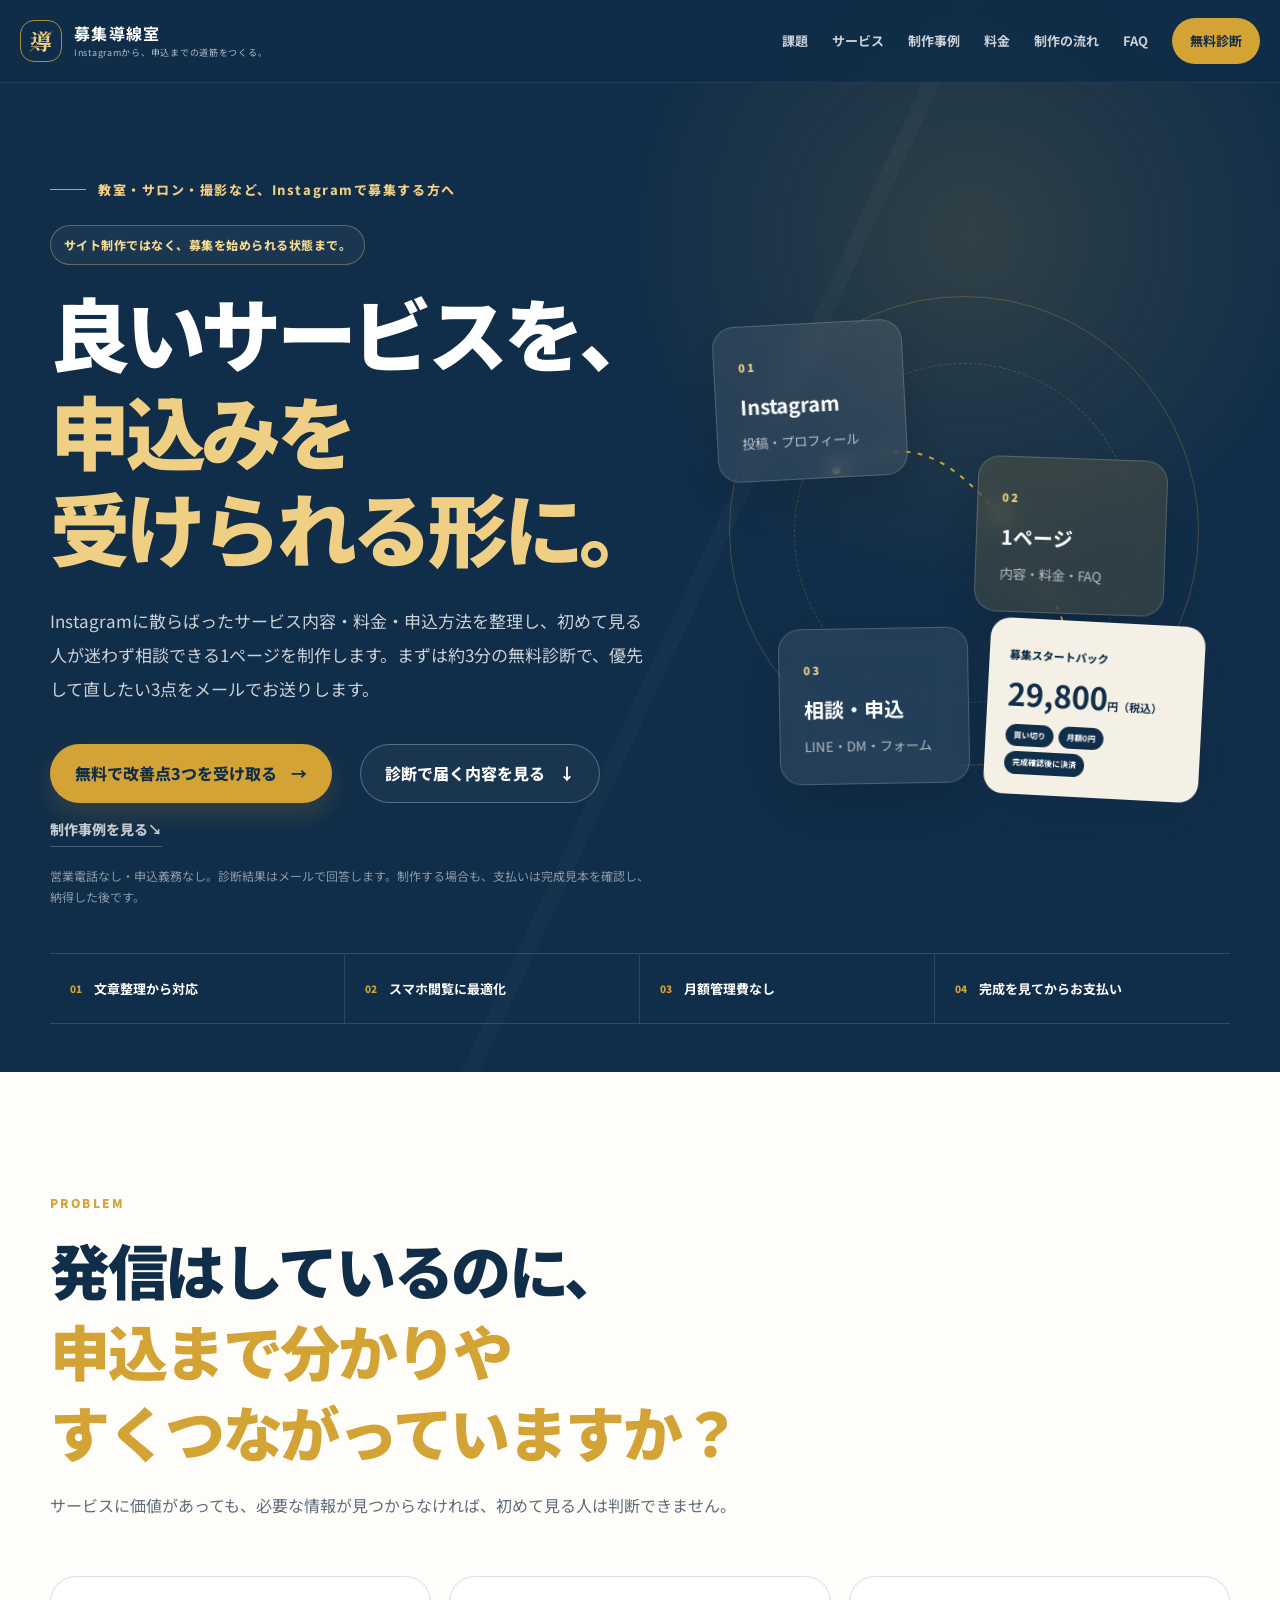
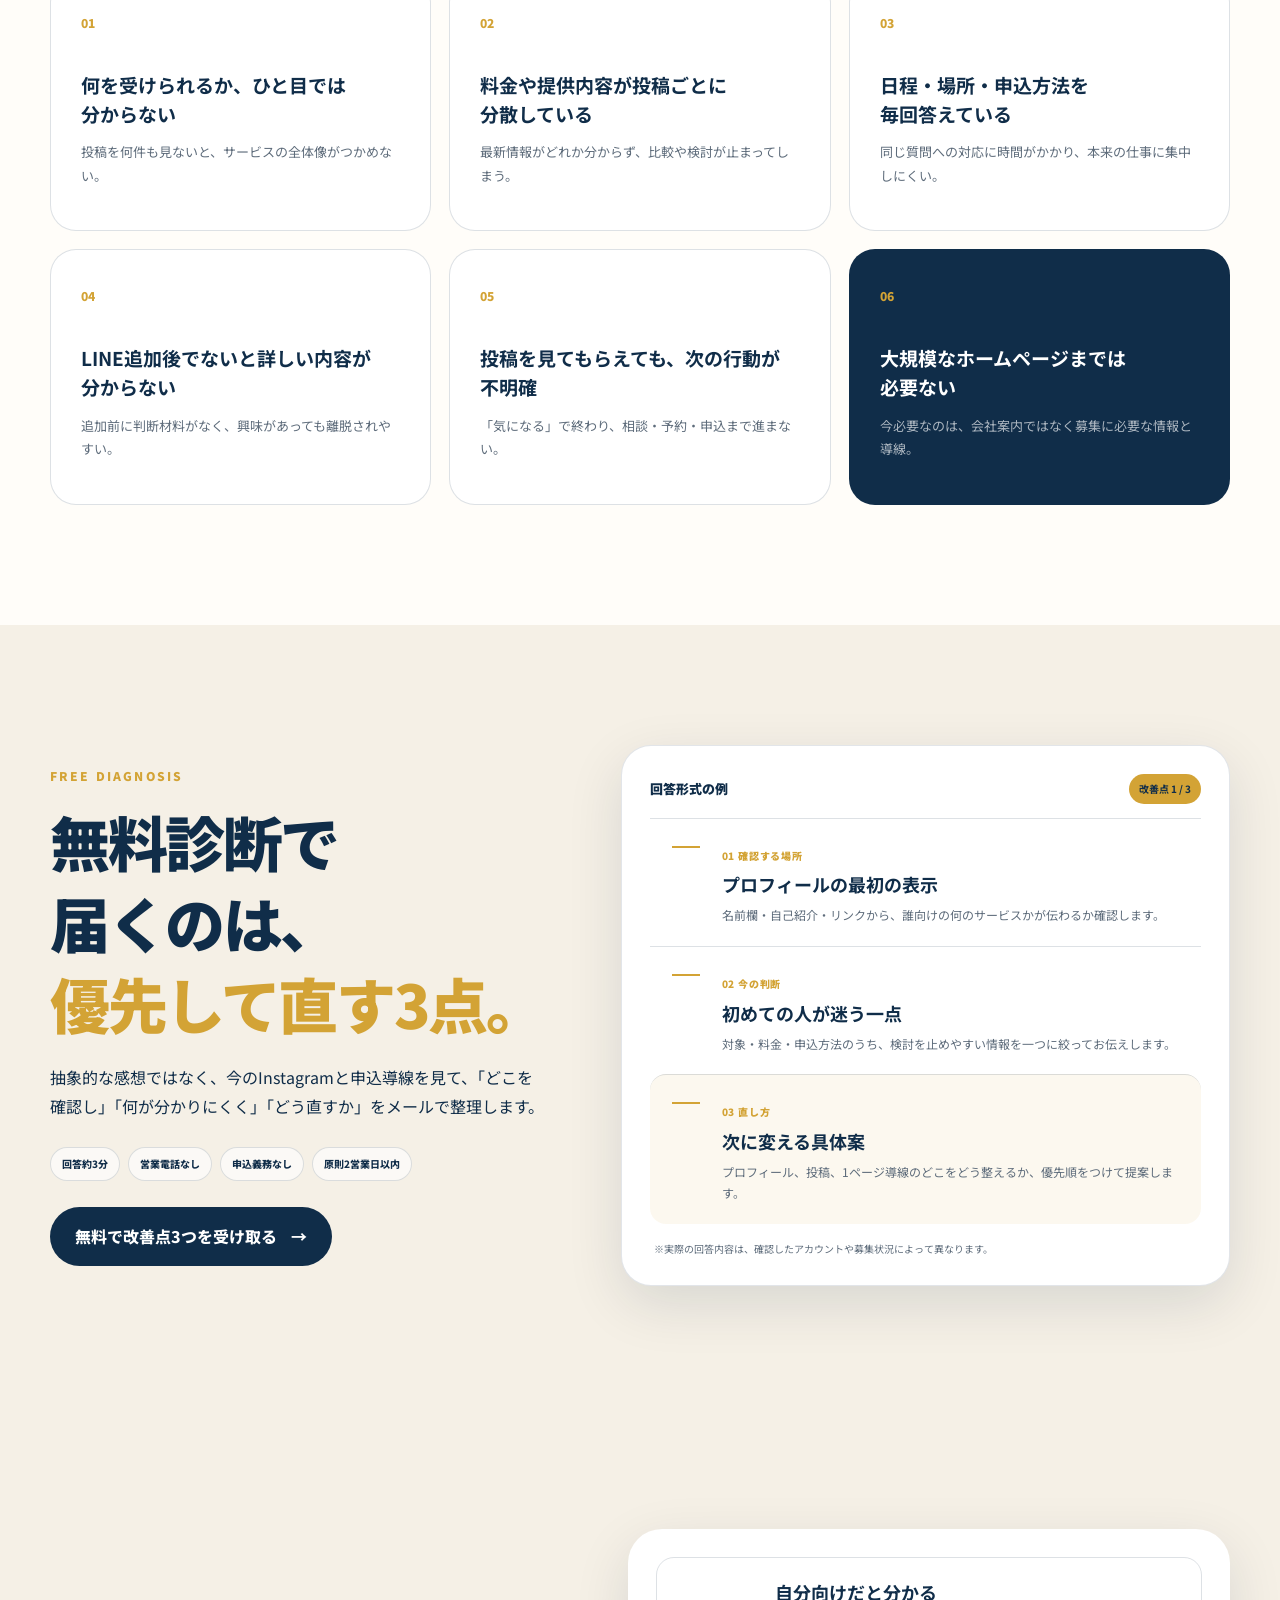
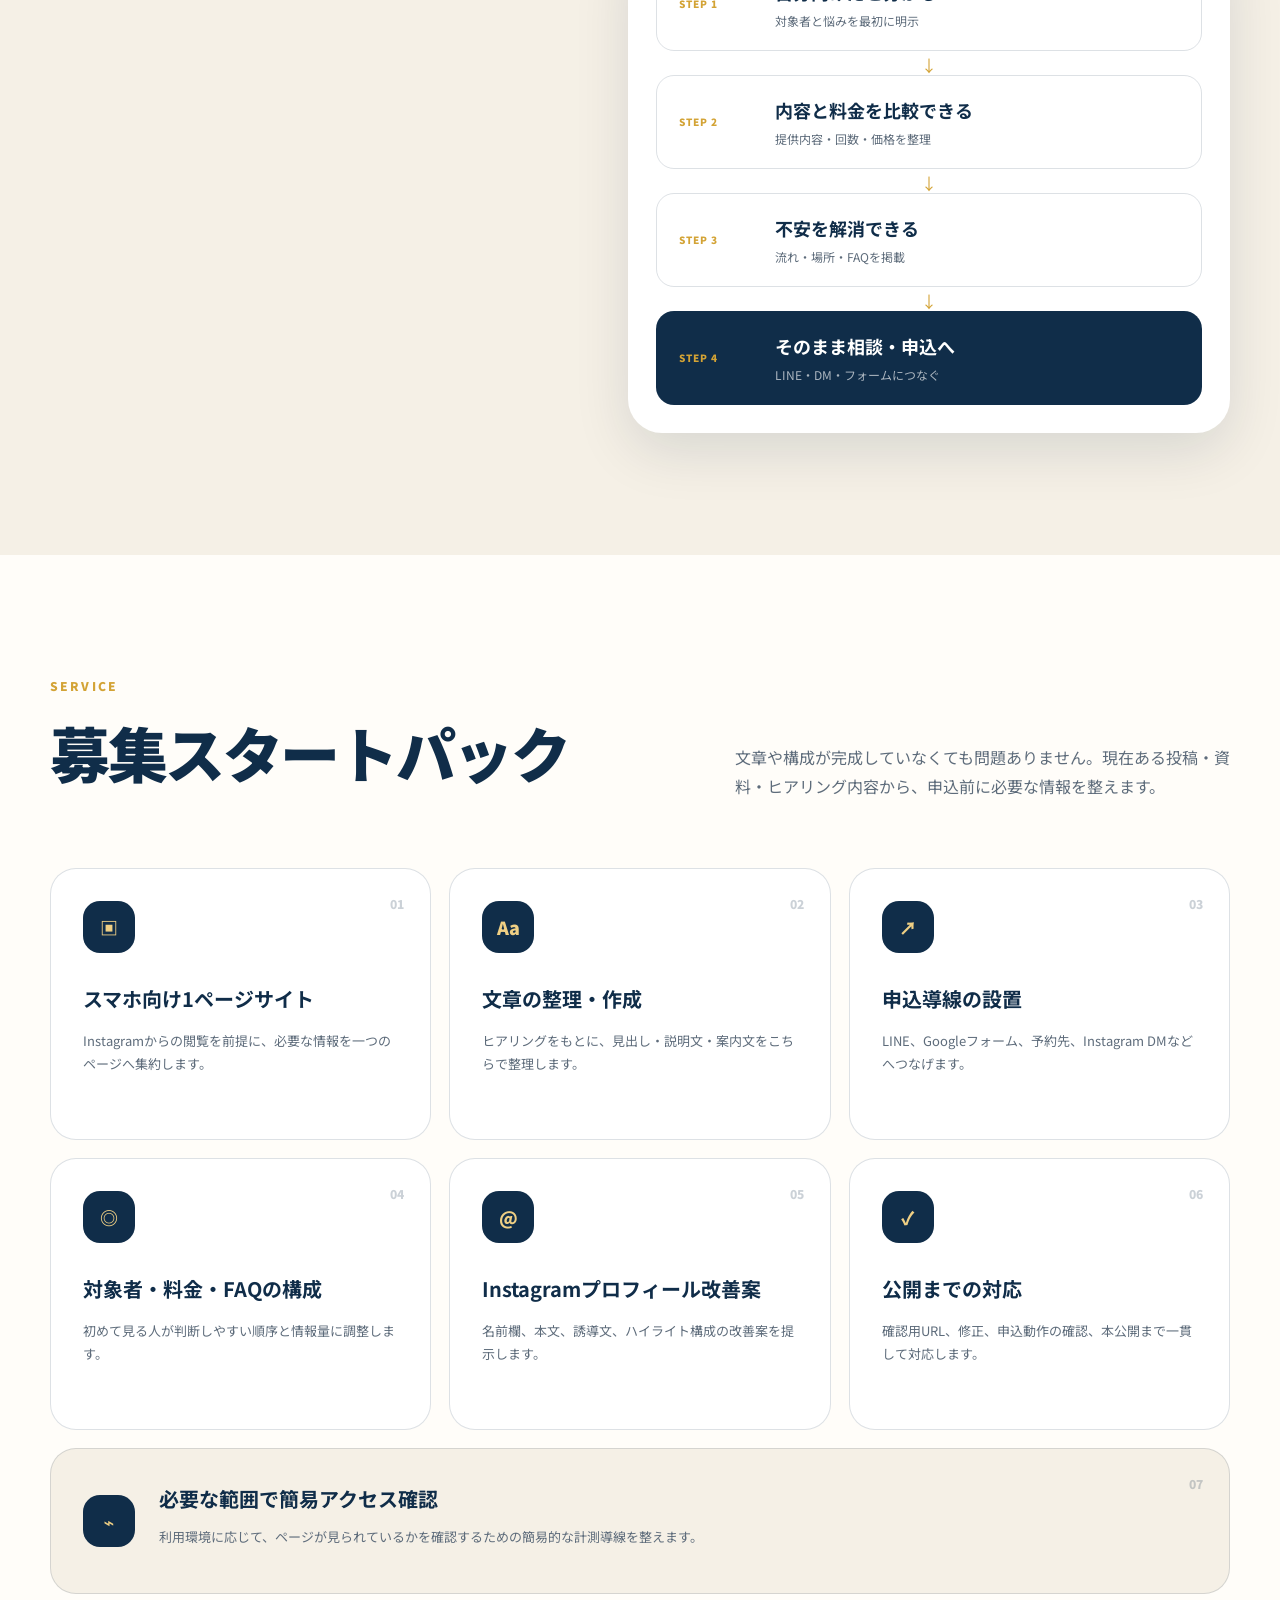
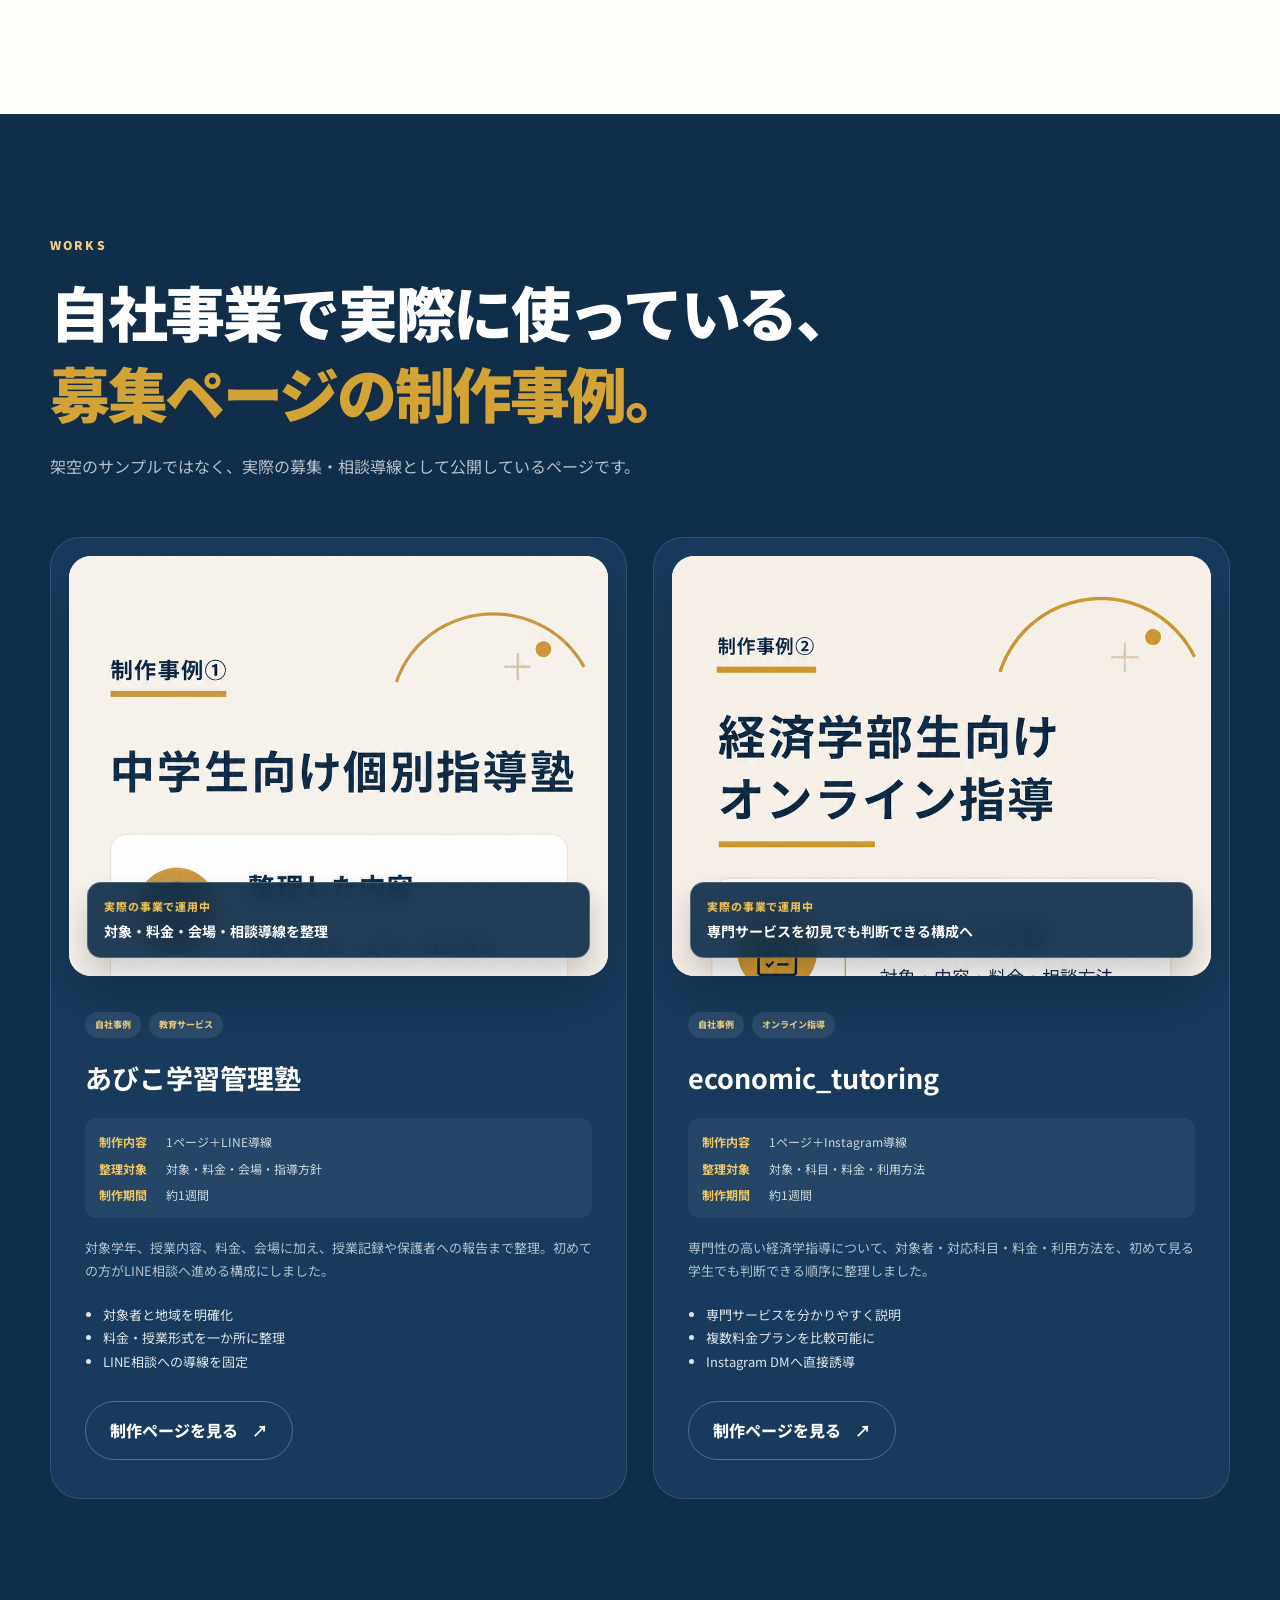
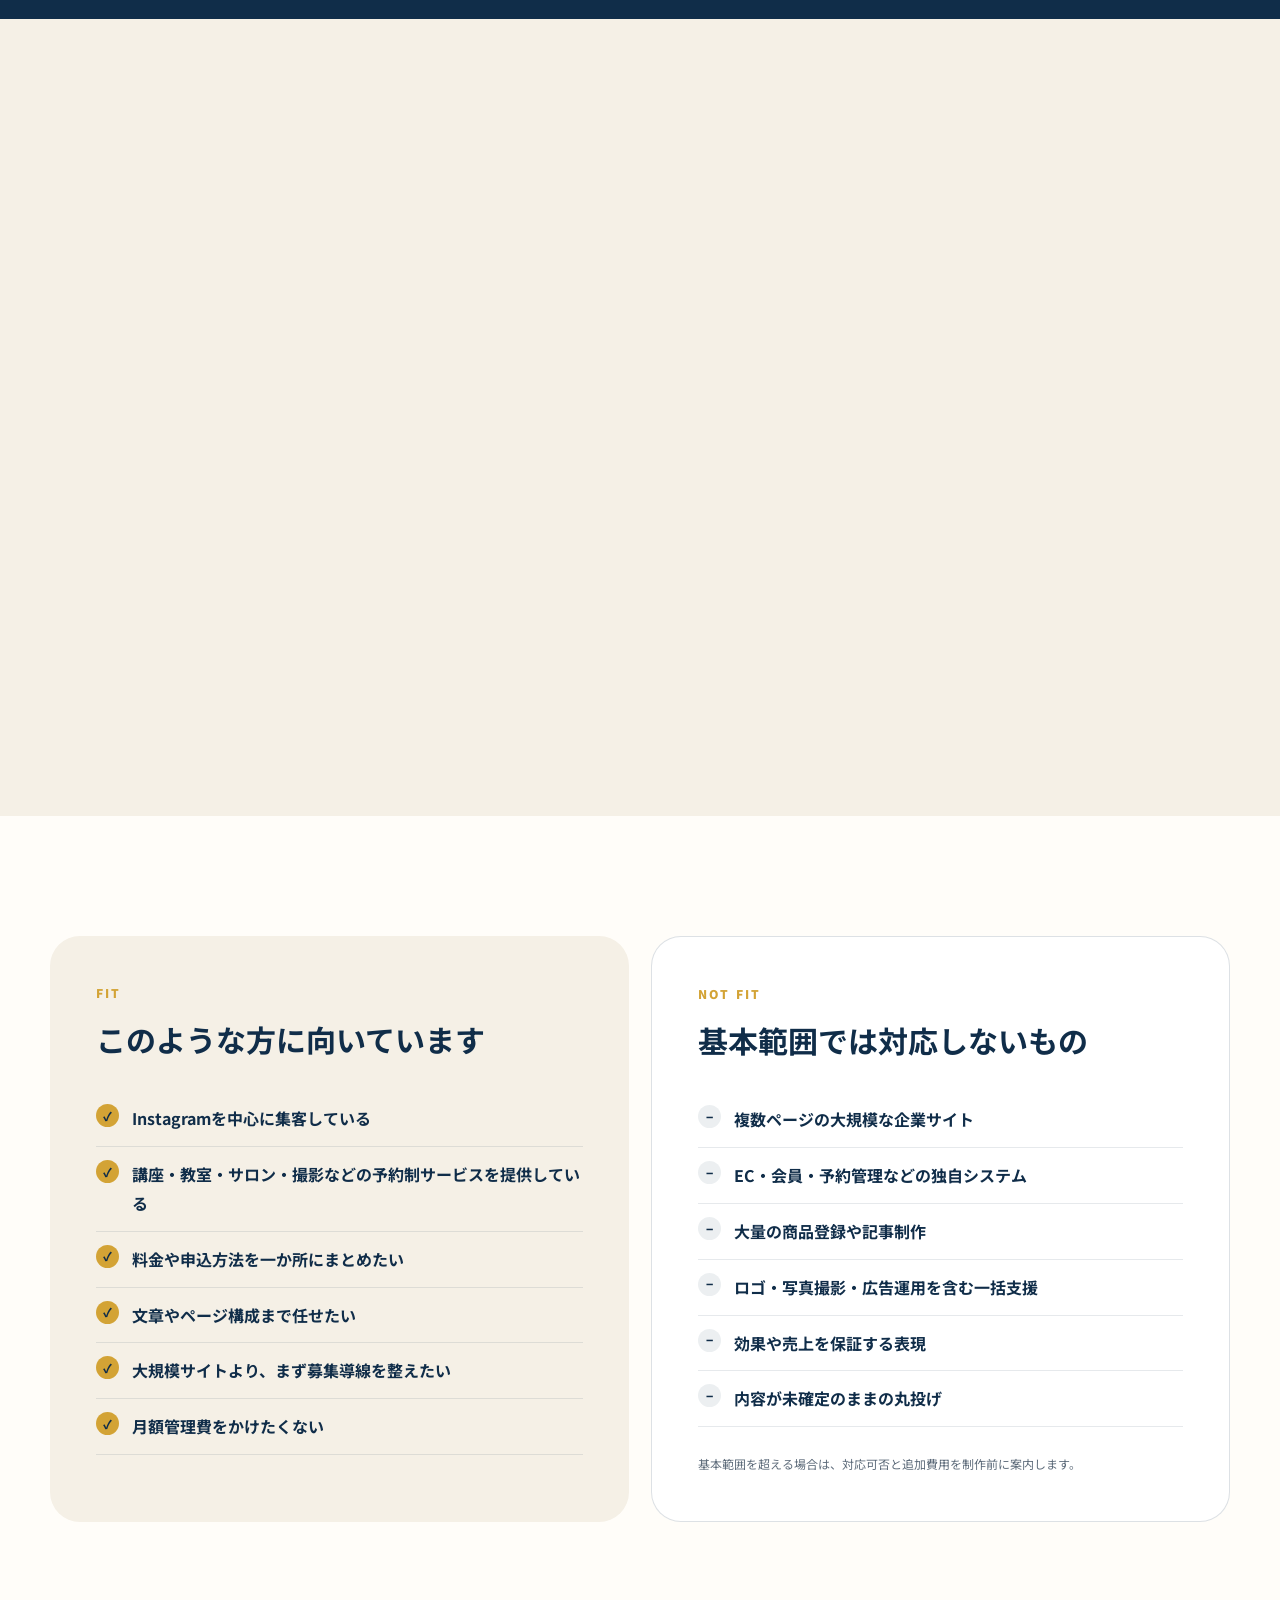
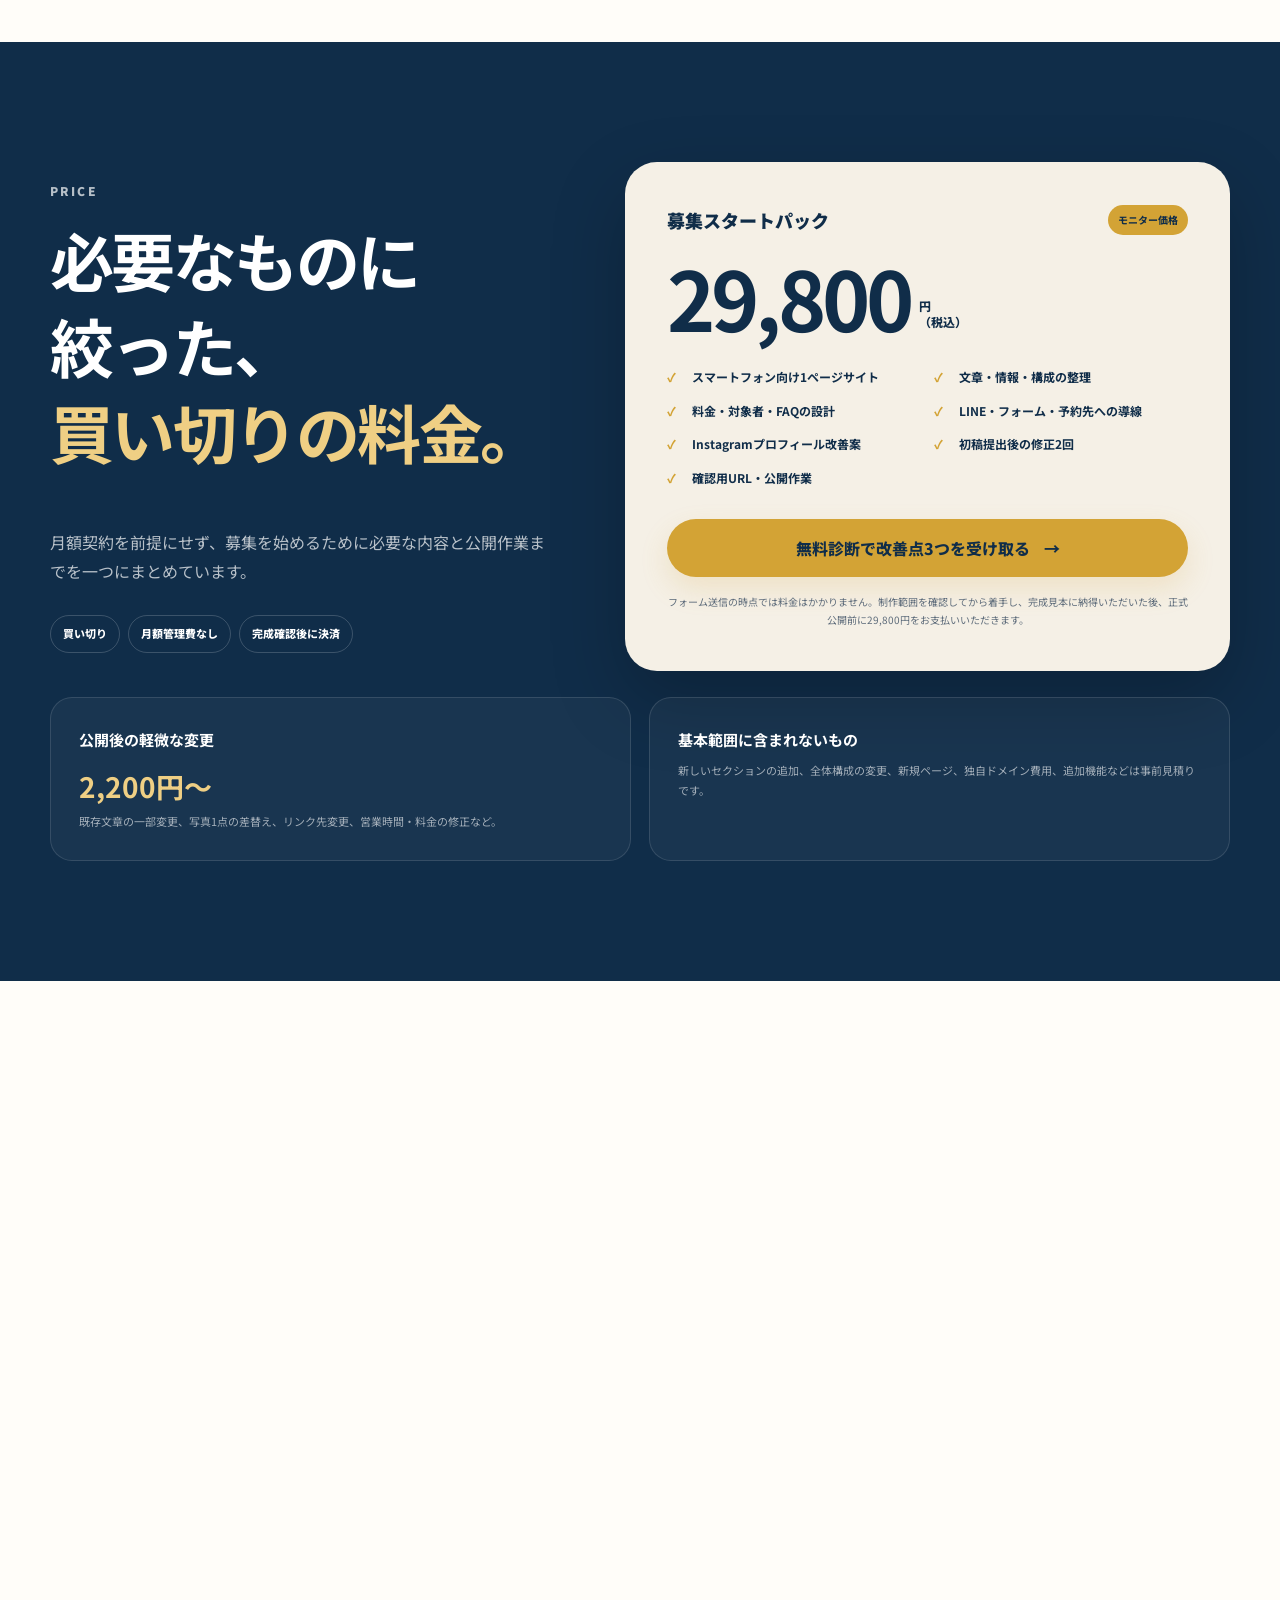
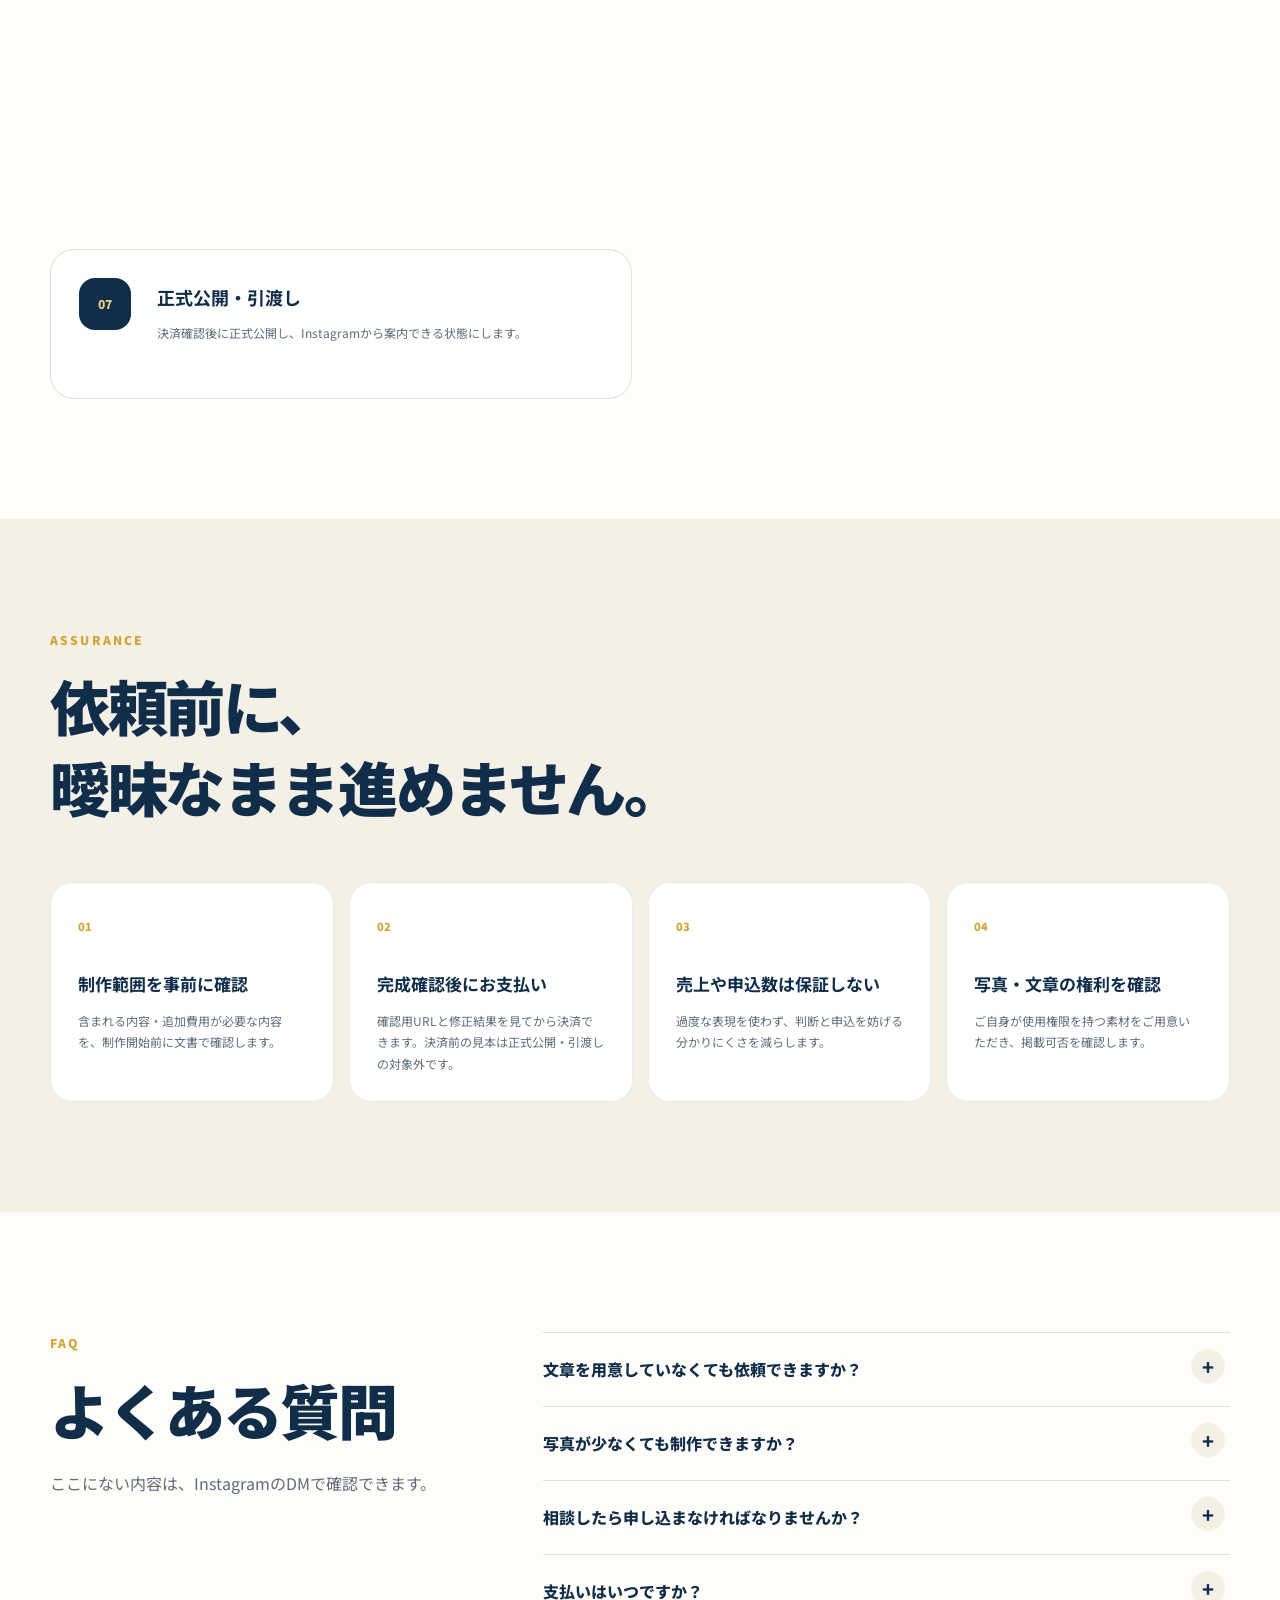
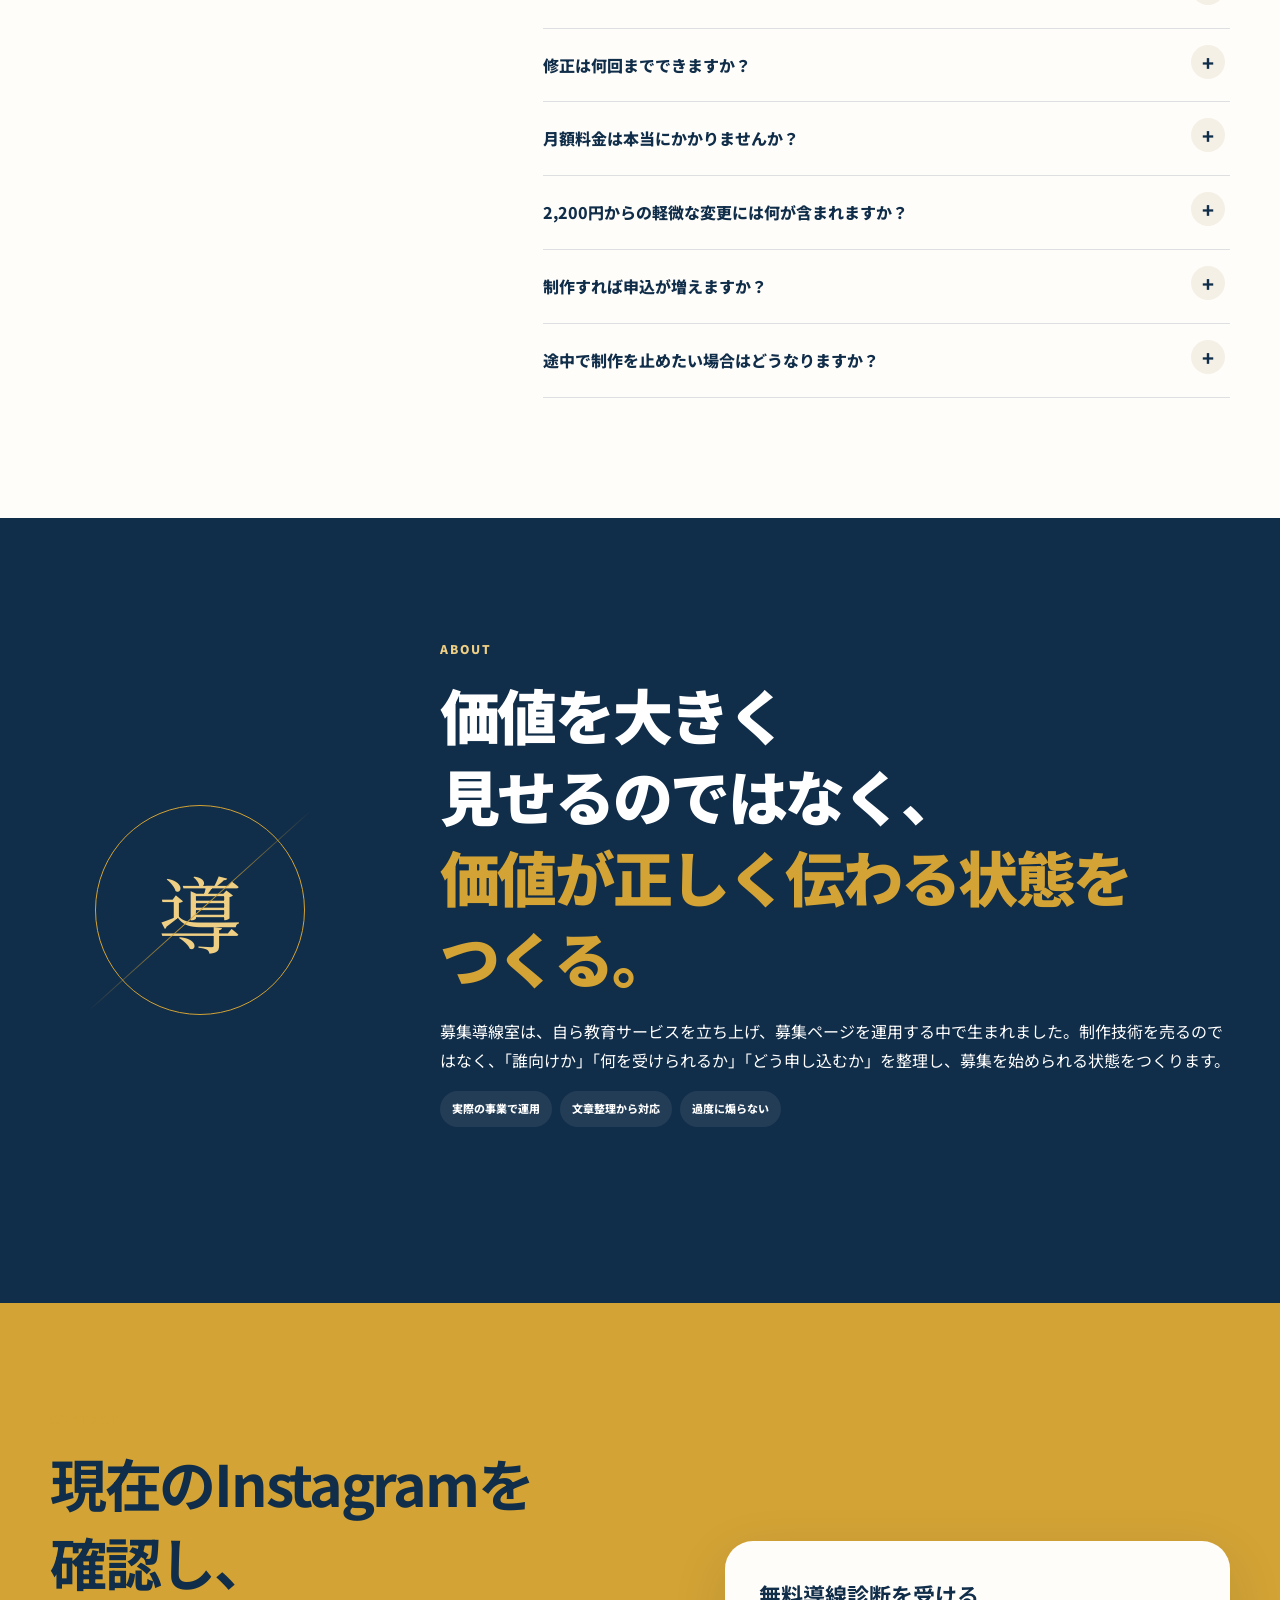
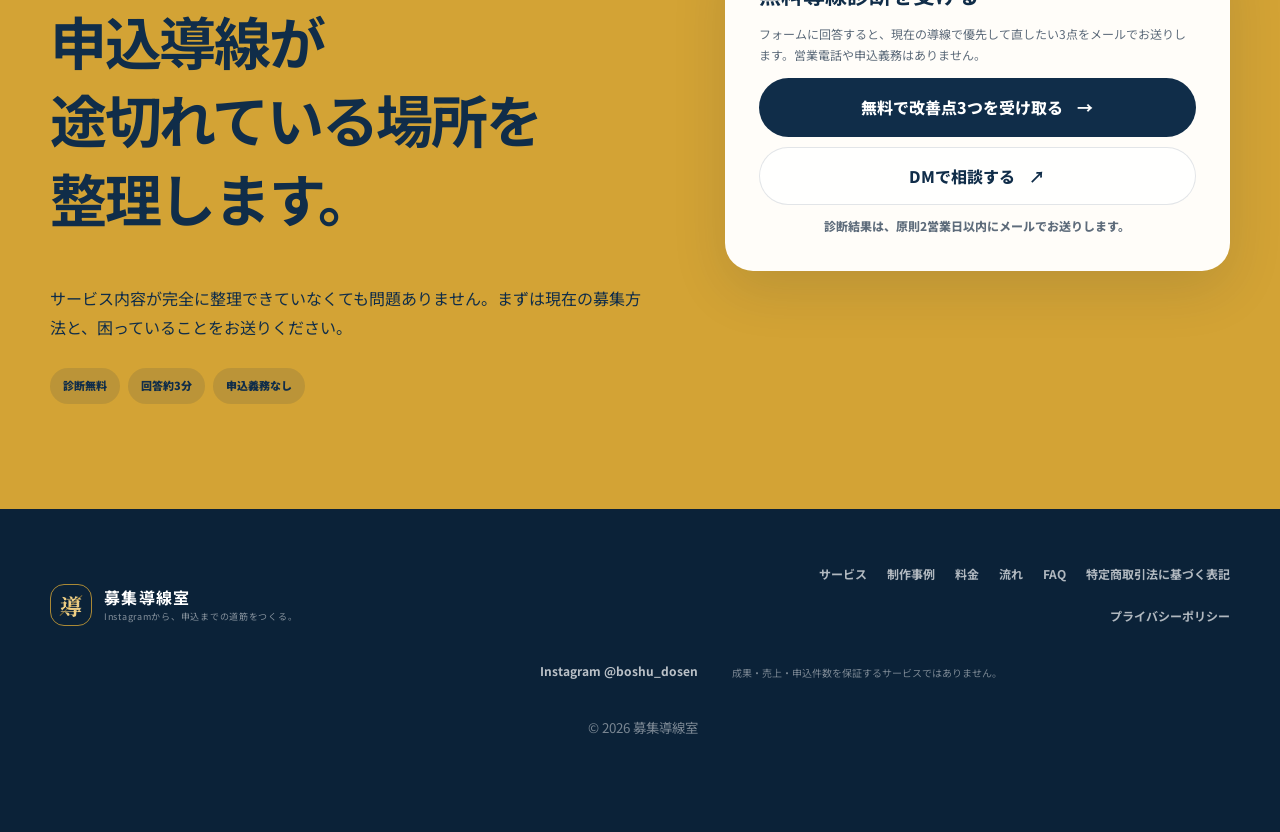
<file: index.html>
<!doctype html>
<html lang="ja">
<head>
  <meta charset="utf-8">
  <meta name="viewport" content="width=device-width, initial-scale=1, viewport-fit=cover">
  <script>document.documentElement.classList.add('js');</script>
  <title>教室・サロン・撮影向け募集LP制作｜募集導線室</title>
  <meta name="description" content="Instagramで集客する教室・サロン・撮影・講座などの予約制サービス向けに、内容・料金・申込方法を整理したスマホ用募集LPを制作。約3分の無料診断で改善点3つをお届けします。29,800円（税込）、買い切り・月額0円・完成確認後に決済。">
  <meta name="theme-color" content="#102d49">
  <link rel="canonical" href="https://boshu-dousen.pages.dev/">
  <meta property="og:type" content="website">
  <meta property="og:site_name" content="募集導線室">
  <meta property="og:url" content="https://boshu-dousen.pages.dev/">
  <meta property="og:title" content="教室・サロン・撮影向け募集LP制作｜募集導線室">
  <meta property="og:description" content="Instagramの内容・料金・申込先を1ページに整理。約3分の無料診断で改善点3つをお届けします。29,800円（税込）、買い切り・月額0円・完成確認後に決済。">
  <meta property="og:image" content="https://boshu-dousen.pages.dev/og-image.png">
  <meta property="og:locale" content="ja_JP">
  <meta name="twitter:card" content="summary_large_image">
  <meta name="twitter:title" content="教室・サロン・撮影向け募集LP制作｜募集導線室">
  <meta name="twitter:description" content="Instagramの内容・料金・申込先を1ページに整理。約3分の無料診断で改善点3つをお届けします。29,800円（税込）、買い切り・月額0円・完成確認後に決済。">
  <meta name="twitter:image" content="https://boshu-dousen.pages.dev/og-image.png">
  <link rel="icon" href="favicon.svg" type="image/svg+xml">
  <link rel="preconnect" href="https://fonts.googleapis.com">
  <link rel="preconnect" href="https://fonts.gstatic.com" crossorigin>
  <link href="https://fonts.googleapis.com/css2?family=Noto+Sans+JP:wght@400;500;600;700;800;900&amp;family=Noto+Serif+JP:wght@600;700&amp;display=swap" rel="stylesheet">
  <link rel="stylesheet" href="styles.css?v=32">
  <script type="application/ld+json">
  {
    "@context": "https://schema.org",
    "@type": "Service",
    "name": "募集スタートパック",
    "provider": {
      "@type": "Organization",
      "name": "募集導線室",
      "url": "https://boshu-dousen.pages.dev/"
    },
    "description": "Instagramで集客する教室・サロン・撮影・講座などの予約制サービス向けに、サービス内容・料金・申込方法を整理したスマートフォン向け募集LPを制作します。",
    "offers": {
      "@type": "Offer",
      "price": "29800",
      "priceCurrency": "JPY",
      "description": "モニター価格・税込・買い切り・月額管理費なし"
    }
  }
  </script>
</head>
<body>
  <a class="skip-link" href="#main">本文へ移動</a>

  <header class="site-header" id="top">
    <div class="header-inner">
      <a class="brand" href="#top" aria-label="募集導線室 トップへ">
        <span class="brand-mark" aria-hidden="true">導</span>
        <span class="brand-copy"><strong>募集導線室</strong><small>Instagramから、申込までの道筋をつくる。</small></span>
      </a>
      <button class="menu-button" type="button" aria-controls="global-nav" aria-expanded="false">
        <span></span><span></span><span></span><span class="sr-only">メニューを開く</span>
      </button>
      <nav class="global-nav" id="global-nav" aria-label="メインナビゲーション">
        <a href="#problem">課題</a>
        <a href="#service">サービス</a>
        <a href="#works">制作事例</a>
        <a href="#price">料金</a>
        <a href="#flow">制作の流れ</a>
        <a href="#faq">FAQ</a>
        <a class="nav-cta" href="https://forms.gle/Qv2HEjsQXghbX7br9" target="_blank" rel="noopener noreferrer">無料診断</a>
      </nav>
    </div>
  </header>

  <main id="main">
    <section class="hero section-dark">
      <div class="hero-grid wrap">
        <div class="hero-copy reveal">
          <p class="eyebrow"><span></span> 教室・サロン・撮影など、Instagramで募集する方へ</p>
          <p class="hero-positioning">サイト制作ではなく、募集を始められる状態まで。</p>
          <h1><span class="hero-title-line">良いサービスを、</span><span class="hero-title-line hero-title-accent"><span class="mobile-line">申込みを</span><span class="mobile-line">受けられる形に。</span></span></h1>
          <p class="hero-lead">Instagramに散らばったサービス内容・料金・申込方法を整理し、初めて見る人が迷わず相談できる1ページを制作します。まずは約3分の無料診断で、優先して直したい3点をメールでお送りします。</p>
          <div class="hero-actions">
            <a class="button button-gold" href="https://forms.gle/Qv2HEjsQXghbX7br9" target="_blank" rel="noopener noreferrer">無料で改善点3つを受け取る <span aria-hidden="true">→</span></a>
            <a class="button button-ghost" href="#diagnosis-preview">診断で届く内容を見る <span aria-hidden="true">↓</span></a>
          </div>
          <a class="text-link hero-work-link" href="#works">制作事例を見る <span aria-hidden="true">↘</span></a>
          <p class="microcopy">営業電話なし・申込義務なし。診断結果はメールで回答します。制作する場合も、支払いは完成見本を確認し、納得した後です。</p>
        </div>

        <div class="hero-visual reveal" aria-label="Instagramから申込までをつなぐイメージ">
          <div class="orbit orbit-one"></div>
          <div class="orbit orbit-two"></div>
          <div class="hero-card card-instagram">
            <span class="card-kicker">01</span>
            <strong>Instagram</strong>
            <small>投稿・プロフィール</small>
          </div>
          <div class="hero-card card-page">
            <span class="card-kicker">02</span>
            <strong>1ページ</strong>
            <small>内容・料金・FAQ</small>
          </div>
          <div class="hero-card card-apply">
            <span class="card-kicker">03</span>
            <strong>相談・申込</strong>
            <small>LINE・DM・フォーム</small>
          </div>
          <svg class="route-svg" viewBox="0 0 620 520" role="img" aria-label="3つの要素をつなぐ線">
            <path d="M165 170 C275 110 320 180 370 225" />
            <path d="M395 295 C455 335 460 390 430 420" />
            <circle cx="165" cy="170" r="5" />
            <circle cx="370" cy="225" r="5" />
            <circle cx="430" cy="420" r="5" />
          </svg>
          <div class="price-ticket">
            <span>募集スタートパック</span>
            <strong>29,800<small>円（税込）</small></strong>
            <div><b>買い切り</b><b>月額0円</b><b>完成確認後に決済</b></div>
          </div>
        </div>
      </div>

      <div class="hero-proof wrap reveal" aria-label="サービスの特徴">
        <div><span>01</span><strong>文章整理から対応</strong></div>
        <div><span>02</span><strong>スマホ閲覧に最適化</strong></div>
        <div><span>03</span><strong>月額管理費なし</strong></div>
        <div><span>04</span><strong>完成を見てからお支払い</strong></div>
      </div>
    </section>

    <section class="problem section-light" id="problem">
      <div class="wrap">
        <div class="section-heading reveal">
          <p class="section-label">PROBLEM</p>
          <h2>発信はしているのに、<br><em>申込まで分かりやすくつながっていますか？</em></h2>
          <p>サービスに価値があっても、必要な情報が見つからなければ、初めて見る人は判断できません。</p>
        </div>
        <div class="problem-grid">
          <article class="problem-card reveal"><span>01</span><h3>何を受けられるか、ひと目では分からない</h3><p>投稿を何件も見ないと、サービスの全体像がつかめない。</p></article>
          <article class="problem-card reveal"><span>02</span><h3>料金や提供内容が投稿ごとに分散している</h3><p>最新情報がどれか分からず、比較や検討が止まってしまう。</p></article>
          <article class="problem-card reveal"><span>03</span><h3>日程・場所・申込方法を毎回答えている</h3><p>同じ質問への対応に時間がかかり、本来の仕事に集中しにくい。</p></article>
          <article class="problem-card reveal"><span>04</span><h3>LINE追加後でないと詳しい内容が分からない</h3><p>追加前に判断材料がなく、興味があっても離脱されやすい。</p></article>
          <article class="problem-card reveal"><span>05</span><h3>投稿を見てもらえても、次の行動が不明確</h3><p>「気になる」で終わり、相談・予約・申込まで進まない。</p></article>
          <article class="problem-card problem-card-accent reveal"><span>06</span><h3>大規模なホームページまでは必要ない</h3><p>今必要なのは、会社案内ではなく募集に必要な情報と導線。</p></article>
        </div>
      </div>
    </section>

    <section class="diagnosis-preview section-ivory" id="diagnosis-preview">
      <div class="wrap diagnosis-preview-grid">
        <div class="section-heading reveal">
          <p class="section-label">FREE DIAGNOSIS</p>
          <h2>無料診断で届くのは、<br><em>優先して直す3点。</em></h2>
          <p>抽象的な感想ではなく、今のInstagramと申込導線を見て、「どこを確認し」「何が分かりにくく」「どう直すか」をメールで整理します。</p>
          <div class="diagnosis-trust" aria-label="無料診断の条件">
            <span>回答約3分</span><span>営業電話なし</span><span>申込義務なし</span><span>原則2営業日以内</span>
          </div>
          <a class="button button-navy" href="https://forms.gle/Qv2HEjsQXghbX7br9" target="_blank" rel="noopener noreferrer">無料で改善点3つを受け取る <span aria-hidden="true">→</span></a>
        </div>
        <div class="diagnosis-sample reveal" aria-label="無料診断の回答形式の例">
          <div class="diagnosis-sample-head"><span>回答形式の例</span><b>改善点 1 / 3</b></div>
          <article><span>01 確認する場所</span><h3>プロフィールの最初の表示</h3><p>名前欄・自己紹介・リンクから、誰向けの何のサービスかが伝わるか確認します。</p></article>
          <article><span>02 今の判断</span><h3>初めての人が迷う一点</h3><p>対象・料金・申込方法のうち、検討を止めやすい情報を一つに絞ってお伝えします。</p></article>
          <article class="diagnosis-sample-action"><span>03 直し方</span><h3>次に変える具体案</h3><p>プロフィール、投稿、1ページ導線のどこをどう整えるか、優先順をつけて提案します。</p></article>
          <small>※実際の回答内容は、確認したアカウントや募集状況によって異なります。</small>
        </div>
      </div>
    </section>

    <section class="outcome section-ivory">
      <div class="wrap outcome-grid">
        <div class="section-heading reveal">
          <p class="section-label">OUTCOME</p>
          <h2>作るのはサイトではなく、<br><em>募集を始められる状態。</em></h2>
          <p>見栄えだけを整えるのではなく、見た人が「自分向けか」「いくらか」「どう申し込むか」を判断できる順番に整理します。</p>
        </div>
        <div class="outcome-route reveal">
          <article><span>STEP 1</span><h3>自分向けだと分かる</h3><p>対象者と悩みを最初に明示</p></article>
          <i aria-hidden="true">↓</i>
          <article><span>STEP 2</span><h3>内容と料金を比較できる</h3><p>提供内容・回数・価格を整理</p></article>
          <i aria-hidden="true">↓</i>
          <article><span>STEP 3</span><h3>不安を解消できる</h3><p>流れ・場所・FAQを掲載</p></article>
          <i aria-hidden="true">↓</i>
          <article class="outcome-final"><span>STEP 4</span><h3>そのまま相談・申込へ</h3><p>LINE・DM・フォームにつなぐ</p></article>
        </div>
      </div>
    </section>

    <section class="service section-light" id="service">
      <div class="wrap">
        <div class="section-heading section-heading-row reveal">
          <div><p class="section-label">SERVICE</p><h2>募集スタートパック</h2></div>
          <p>文章や構成が完成していなくても問題ありません。現在ある投稿・資料・ヒアリング内容から、申込前に必要な情報を整えます。</p>
        </div>
        <div class="service-grid">
          <article class="service-card reveal"><span class="service-no">01</span><div class="service-icon">▣</div><h3>スマホ向け1ページサイト</h3><p>Instagramからの閲覧を前提に、必要な情報を一つのページへ集約します。</p></article>
          <article class="service-card reveal"><span class="service-no">02</span><div class="service-icon">Aa</div><h3>文章の整理・作成</h3><p>ヒアリングをもとに、見出し・説明文・案内文をこちらで整理します。</p></article>
          <article class="service-card reveal"><span class="service-no">03</span><div class="service-icon">↗</div><h3>申込導線の設置</h3><p>LINE、Googleフォーム、予約先、Instagram DMなどへつなげます。</p></article>
          <article class="service-card reveal"><span class="service-no">04</span><div class="service-icon">◎</div><h3>対象者・料金・FAQの構成</h3><p>初めて見る人が判断しやすい順序と情報量に調整します。</p></article>
          <article class="service-card reveal"><span class="service-no">05</span><div class="service-icon">@</div><h3>Instagramプロフィール改善案</h3><p>名前欄、本文、誘導文、ハイライト構成の改善案を提示します。</p></article>
          <article class="service-card reveal"><span class="service-no">06</span><div class="service-icon">✓</div><h3>公開までの対応</h3><p>確認用URL、修正、申込動作の確認、本公開まで一貫して対応します。</p></article>
          <article class="service-card service-card-wide reveal"><span class="service-no">07</span><div class="service-icon">⌁</div><div><h3>必要な範囲で簡易アクセス確認</h3><p>利用環境に応じて、ページが見られているかを確認するための簡易的な計測導線を整えます。</p></div></article>
        </div>
      </div>
    </section>

    <section class="works section-dark" id="works">
      <div class="wrap">
        <div class="section-heading reveal">
          <p class="section-label section-label-gold">WORKS</p>
          <h2>自社事業で実際に使っている、<br><em>募集ページの制作事例。</em></h2>
          <p>架空のサンプルではなく、実際の募集・相談導線として公開しているページです。</p>
        </div>
        <div class="works-grid">
          <article class="work-card reveal">
            <div class="work-preview work-preview-image">
              <img src="case-abiko.png" alt="あびこ学習管理塾の制作事例紹介画像" loading="lazy">
              <div class="work-preview-caption"><span>実際の事業で運用中</span><strong>対象・料金・会場・相談導線を整理</strong></div>
            </div>
            <div class="work-body">
              <div class="work-meta"><span>自社事例</span><span>教育サービス</span></div>
              <h3>あびこ学習管理塾</h3>
              <div class="work-facts"><span><b>制作内容</b> 1ページ＋LINE導線</span><span><b>整理対象</b> 対象・料金・会場・指導方針</span><span><b>制作期間</b> 約1週間</span></div>
              <p>対象学年、授業内容、料金、会場に加え、授業記録や保護者への報告まで整理。初めての方がLINE相談へ進める構成にしました。</p>
              <ul><li>対象者と地域を明確化</li><li>料金・授業形式を一か所に整理</li><li>LINE相談への導線を固定</li></ul>
              <a class="button button-outline-light" href="https://abiko-gakushukanri.netlify.app/" target="_blank" rel="noopener">制作ページを見る <span aria-hidden="true">↗</span></a>
            </div>
          </article>

          <article class="work-card reveal">
            <div class="work-preview work-preview-image">
              <img src="case-economic.png" alt="economic_tutoringの制作事例紹介画像" loading="lazy">
              <div class="work-preview-caption"><span>実際の事業で運用中</span><strong>専門サービスを初見でも判断できる構成へ</strong></div>
            </div>
            <div class="work-body">
              <div class="work-meta"><span>自社事例</span><span>オンライン指導</span></div>
              <h3>economic_tutoring</h3>
              <div class="work-facts"><span><b>制作内容</b> 1ページ＋Instagram導線</span><span><b>整理対象</b> 対象・科目・料金・利用方法</span><span><b>制作期間</b> 約1週間</span></div>
              <p>専門性の高い経済学指導について、対象者・対応科目・料金・利用方法を、初めて見る学生でも判断できる順序に整理しました。</p>
              <ul><li>専門サービスを分かりやすく説明</li><li>複数料金プランを比較可能に</li><li>Instagram DMへ直接誘導</li></ul>
              <a class="button button-outline-light" href="https://economic-tutoring.pages.dev/" target="_blank" rel="noopener">制作ページを見る <span aria-hidden="true">↗</span></a>
            </div>
          </article>
        </div>
      </div>
    </section>

    <section class="change section-ivory">
      <div class="wrap">
        <div class="section-heading reveal">
          <p class="section-label">BEFORE / AFTER</p>
          <h2>依頼前と、完成後。</h2>
        </div>
        <div class="change-table reveal">
          <div class="change-head"><span>制作前</span><span>制作後</span></div>
          <div class="change-row"><div><i>×</i>投稿を探さないと内容が分からない</div><div><i>✓</i>必要な情報を1ページで確認</div></div>
          <div class="change-row"><div><i>×</i>DMで料金や流れを毎回答える</div><div><i>✓</i>料金・流れ・FAQを事前に案内</div></div>
          <div class="change-row"><div><i>×</i>文章や構成を自分で用意する</div><div><i>✓</i>ヒアリングから内容を整理</div></div>
          <div class="change-row"><div><i>×</i>興味を持った後の行動が不明確</div><div><i>✓</i>申込ボタンから次の行動へ</div></div>
        </div>
      </div>
    </section>

    <section class="fit section-light">
      <div class="wrap fit-grid">
        <div class="fit-panel fit-yes reveal">
          <p class="section-label">FIT</p>
          <h2>このような方に向いています</h2>
          <ul>
            <li>Instagramを中心に集客している</li>
            <li>講座・教室・サロン・撮影などの予約制サービスを提供している</li>
            <li>料金や申込方法を一か所にまとめたい</li>
            <li>文章やページ構成まで任せたい</li>
            <li>大規模サイトより、まず募集導線を整えたい</li>
            <li>月額管理費をかけたくない</li>
          </ul>
        </div>
        <div class="fit-panel fit-no reveal">
          <p class="section-label">NOT FIT</p>
          <h2>基本範囲では対応しないもの</h2>
          <ul>
            <li>複数ページの大規模な企業サイト</li>
            <li>EC・会員・予約管理などの独自システム</li>
            <li>大量の商品登録や記事制作</li>
            <li>ロゴ・写真撮影・広告運用を含む一括支援</li>
            <li>効果や売上を保証する表現</li>
            <li>内容が未確定のままの丸投げ</li>
          </ul>
          <p>基本範囲を超える場合は、対応可否と追加費用を制作前に案内します。</p>
        </div>
      </div>
    </section>

    <section class="price section-dark" id="price">
      <div class="wrap price-grid">
        <div class="price-copy reveal">
          <p class="section-label section-label-gold">PRICE</p>
          <h2>必要なものに絞った、<br><em>買い切りの料金。</em></h2>
          <p>月額契約を前提にせず、募集を始めるために必要な内容と公開作業までを一つにまとめています。</p>
          <div class="price-notes">
            <span>買い切り</span><span>月額管理費なし</span><span>完成確認後に決済</span>
          </div>
        </div>
        <div class="price-card reveal">
          <div class="price-card-top"><span>募集スタートパック</span><b>モニター価格</b></div>
          <div class="price-main"><strong>29,800</strong><span>円<br>（税込）</span></div>
          <ul>
            <li>スマートフォン向け1ページサイト</li>
            <li>文章・情報・構成の整理</li>
            <li>料金・対象者・FAQの設計</li>
            <li>LINE・フォーム・予約先への導線</li>
            <li>Instagramプロフィール改善案</li>
            <li>初稿提出後の修正2回</li>
            <li>確認用URL・公開作業</li>
          </ul>
          <a class="button button-gold button-full" href="https://forms.gle/Qv2HEjsQXghbX7br9" target="_blank" rel="noopener noreferrer">無料診断で改善点3つを受け取る <span aria-hidden="true">→</span></a>
          <p>フォーム送信の時点では料金はかかりません。制作範囲を確認してから着手し、完成見本に納得いただいた後、正式公開前に29,800円をお支払いいただきます。</p>
        </div>
      </div>
      <div class="wrap extra-cost reveal">
        <div><h3>公開後の軽微な変更</h3><strong>2,200円〜</strong><p>既存文章の一部変更、写真1点の差替え、リンク先変更、営業時間・料金の修正など。</p></div>
        <div><h3>基本範囲に含まれないもの</h3><p>新しいセクションの追加、全体構成の変更、新規ページ、独自ドメイン費用、追加機能などは事前見積りです。</p></div>
      </div>
    </section>

    <section class="flow section-light" id="flow">
      <div class="wrap">
        <div class="section-heading reveal">
          <p class="section-label">FLOW</p>
          <h2>相談から、正式公開まで。</h2>
          <p>最初のフォーム送信では料金はかかりません。制作内容を確認し、完成見本に納得いただいてからお支払いいただきます。</p>
        </div>
        <ol class="flow-list">
          <li class="reveal"><span>01</span><div><h3>約3分の無料診断を送信</h3><p>現在の募集方法や困りごとをフォームで送信します。この時点では料金も申込義務もありません。</p></div></li>
          <li class="reveal"><span>02</span><div><h3>制作範囲と料金を確認</h3><p>診断結果とあわせて、制作する内容、29,800円の基本範囲、必要な素材をご案内します。</p></div></li>
          <li class="reveal"><span>03</span><div><h3>制作を希望する旨を返信</h3><p>内容に問題がなければ、メールへ「制作希望」とご返信ください。まだ決済はありません。</p></div></li>
          <li class="reveal"><span>04</span><div><h3>情報整理・ページ制作</h3><p>必要な情報と素材が揃ってから、原則7〜14日以内に確認用URLを作成します。</p></div></li>
          <li class="reveal"><span>05</span><div><h3>完成見本を確認・修正</h3><p>スマートフォンで完成状態をご確認いただき、基本料金内で2回まで修正します。</p></div></li>
          <li class="reveal"><span>06</span><div><h3>納得したら29,800円を決済</h3><p>完成内容に了承いただいた後、メールでご案内するStripe決済ページからお支払いください。</p></div></li>
          <li class="reveal"><span>07</span><div><h3>正式公開・引渡し</h3><p>決済確認後に正式公開し、Instagramから案内できる状態にします。</p></div></li>
        </ol>
      </div>
    </section>

    <section class="assurance section-ivory">
      <div class="wrap">
        <div class="section-heading reveal">
          <p class="section-label">ASSURANCE</p>
          <h2>依頼前に、曖昧なまま進めません。</h2>
        </div>
        <div class="assurance-grid">
          <article class="reveal"><span>01</span><h3>制作範囲を事前に確認</h3><p>含まれる内容・追加費用が必要な内容を、制作開始前に文書で確認します。</p></article>
          <article class="reveal"><span>02</span><h3>完成確認後にお支払い</h3><p>確認用URLと修正結果を見てから決済できます。決済前の見本は正式公開・引渡しの対象外です。</p></article>
          <article class="reveal"><span>03</span><h3>売上や申込数は保証しない</h3><p>過度な表現を使わず、判断と申込を妨げる分かりにくさを減らします。</p></article>
          <article class="reveal"><span>04</span><h3>写真・文章の権利を確認</h3><p>ご自身が使用権限を持つ素材をご用意いただき、掲載可否を確認します。</p></article>
        </div>
      </div>
    </section>

    <section class="faq section-light" id="faq">
      <div class="wrap faq-grid">
        <div class="section-heading reveal">
          <p class="section-label">FAQ</p>
          <h2>よくある質問</h2>
          <p>ここにない内容は、InstagramのDMで確認できます。</p>
        </div>
        <div class="faq-list reveal">
          <details><summary>文章を用意していなくても依頼できますか？</summary><p>はい。ヒアリングへの回答や現在のInstagram投稿をもとに、見出しや説明文を整理します。サービス内容・料金・対象者などの事実情報は共有いただきます。</p></details>
          <details><summary>写真が少なくても制作できますか？</summary><p>可能です。写真の量に合わせて、文字・図形・余白を中心とした構成にします。ただし、サービス内容によっては写真がある方が伝わりやすい場合があります。</p></details>
          <details><summary>相談したら申し込まなければなりませんか？</summary><p>その必要はありません。まず無料診断で、現在の導線と制作範囲を確認します。制作は、案内内容を確認して「制作希望」と返信いただいた案件だけ開始します。</p></details>
          <details><summary>支払いはいつですか？</summary><p>確認用URLで完成見本をご確認いただき、修正を含む完成内容に納得いただいた後です。メールでStripe決済ページをご案内し、決済確認後に正式公開・引渡しを行います。</p></details>
          <details><summary>修正は何回までできますか？</summary><p>初稿提出後、基本料金内でまとめて2回まで対応します。事前に共有されていなかったサービス追加や大幅な構成変更は、別途相談となります。</p></details>
          <details><summary>月額料金は本当にかかりませんか？</summary><p>募集導線室への月額管理費はありません。独自ドメインや外部サービスを利用する場合は、それぞれの利用料が別途発生することがあります。</p></details>
          <details><summary>2,200円からの軽微な変更には何が含まれますか？</summary><p>既存文章の一部変更、写真1点の差替え、リンク変更、営業時間や料金の修正など、現在のレイアウト内で完結する小規模な作業を想定しています。</p></details>
          <details><summary>制作すれば申込が増えますか？</summary><p>申込件数や売上は保証していません。サービス内容と申込方法を整理し、初めて見る人が判断しにくい状態を減らします。</p></details>
          <details><summary>途中で制作を止めたい場合はどうなりますか？</summary><p>決済前であれば料金はかかりません。確認用の文章・デザイン・URLは正式公開・引渡し前の見本のため、停止後にそのまま利用することはできません。</p></details>
        </div>
      </div>
    </section>

    <section class="about section-dark">
      <div class="wrap about-grid">
        <div class="about-mark reveal" aria-hidden="true"><span>導</span><i></i></div>
        <div class="section-heading reveal">
          <p class="section-label section-label-gold">ABOUT</p>
          <h2>価値を大きく見せるのではなく、<br><em>価値が正しく伝わる状態をつくる。</em></h2>
          <p>募集導線室は、自ら教育サービスを立ち上げ、募集ページを運用する中で生まれました。制作技術を売るのではなく、「誰向けか」「何を受けられるか」「どう申し込むか」を整理し、募集を始められる状態をつくります。</p>
          <div class="about-points"><span>実際の事業で運用</span><span>文章整理から対応</span><span>過度に煽らない</span></div>
        </div>
      </div>
    </section>

    <section class="contact section-gold" id="contact">
      <div class="wrap contact-grid">
        <div class="contact-copy reveal">
          <p class="section-label">CONTACT</p>
          <h2>現在のInstagramを確認し、<br>申込導線が途切れている場所を整理します。</h2>
          <p>サービス内容が完全に整理できていなくても問題ありません。まずは現在の募集方法と、困っていることをお送りください。</p>
          <div class="contact-notes"><span>診断無料</span><span>回答約3分</span><span>申込義務なし</span></div>
        </div>
        <div class="contact-card reveal">
          <h3>無料導線診断を受ける</h3>
          <p>フォームに回答すると、現在の導線で優先して直したい3点をメールでお送りします。営業電話や申込義務はありません。</p>
          <a class="button button-navy button-full" href="https://forms.gle/Qv2HEjsQXghbX7br9" target="_blank" rel="noopener noreferrer">無料で改善点3つを受け取る <span aria-hidden="true">→</span></a>
          <a class="button button-white button-full" href="https://www.instagram.com/boshu_dosen/" target="_blank" rel="noopener noreferrer">DMで相談する <span aria-hidden="true">↗</span></a>
          <p class="copy-status">診断結果は、原則2営業日以内にメールでお送りします。</p>
        </div>
      </div>
    </section>
  </main>

  <footer class="site-footer">
    <div class="wrap footer-grid">
      <div class="brand brand-footer"><span class="brand-mark">導</span><span class="brand-copy"><strong>募集導線室</strong><small>Instagramから、申込までの道筋をつくる。</small></span></div>
      <nav aria-label="フッターナビゲーション"><a href="#service">サービス</a><a href="#works">制作事例</a><a href="#price">料金</a><a href="#flow">流れ</a><a href="#faq">FAQ</a><a href="legal.html">特定商取引法に基づく表記</a><a href="privacy.html">プライバシーポリシー</a></nav><a class="footer-instagram" href="https://www.instagram.com/boshu_dosen/" target="_blank" rel="noopener noreferrer">Instagram @boshu_dosen</a>
      <p>成果・売上・申込件数を保証するサービスではありません。</p>
      <small>© 2026 募集導線室</small>
    </div>
  </footer>

  <a class="mobile-cta" href="https://forms.gle/Qv2HEjsQXghbX7br9" target="_blank" rel="noopener noreferrer">無料で改善点3つを受け取る <span aria-hidden="true">→</span></a>
  <script src="script.js?v=29" defer></script>
</body>
</html>
</file>
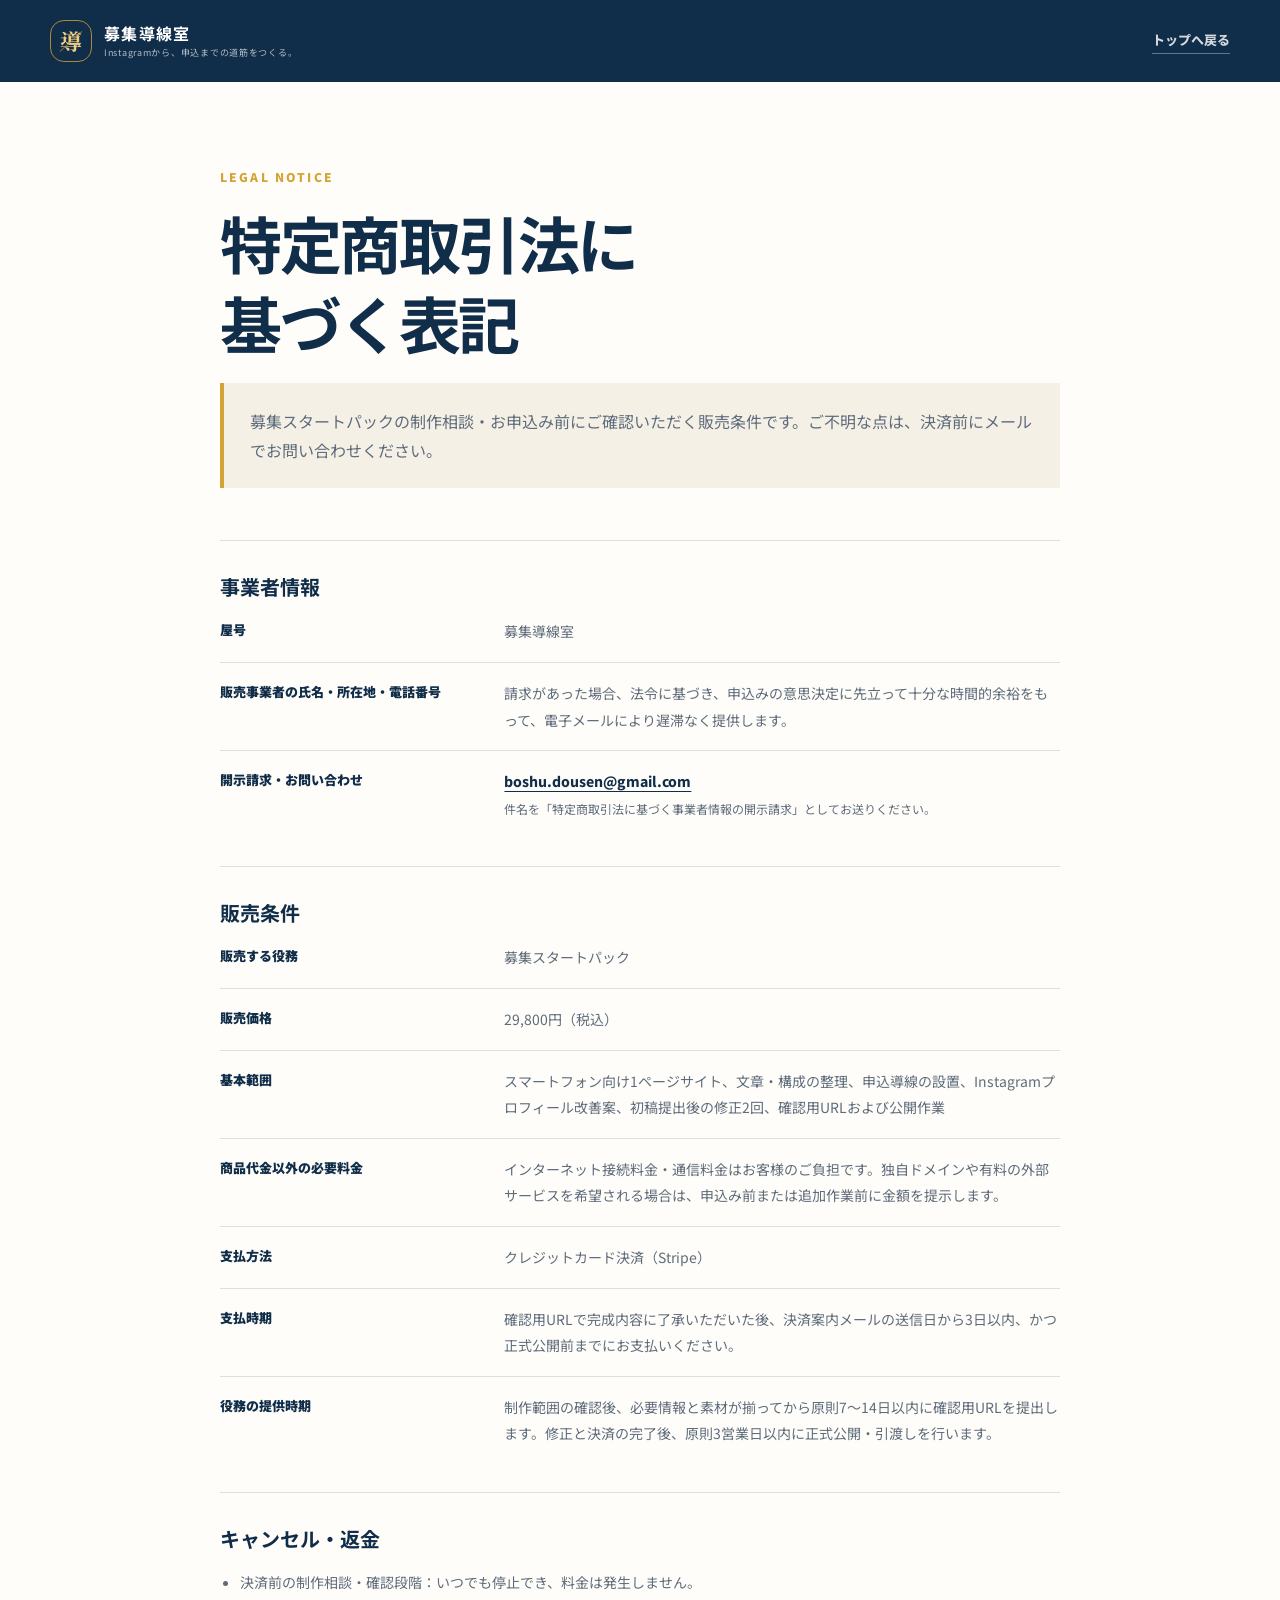
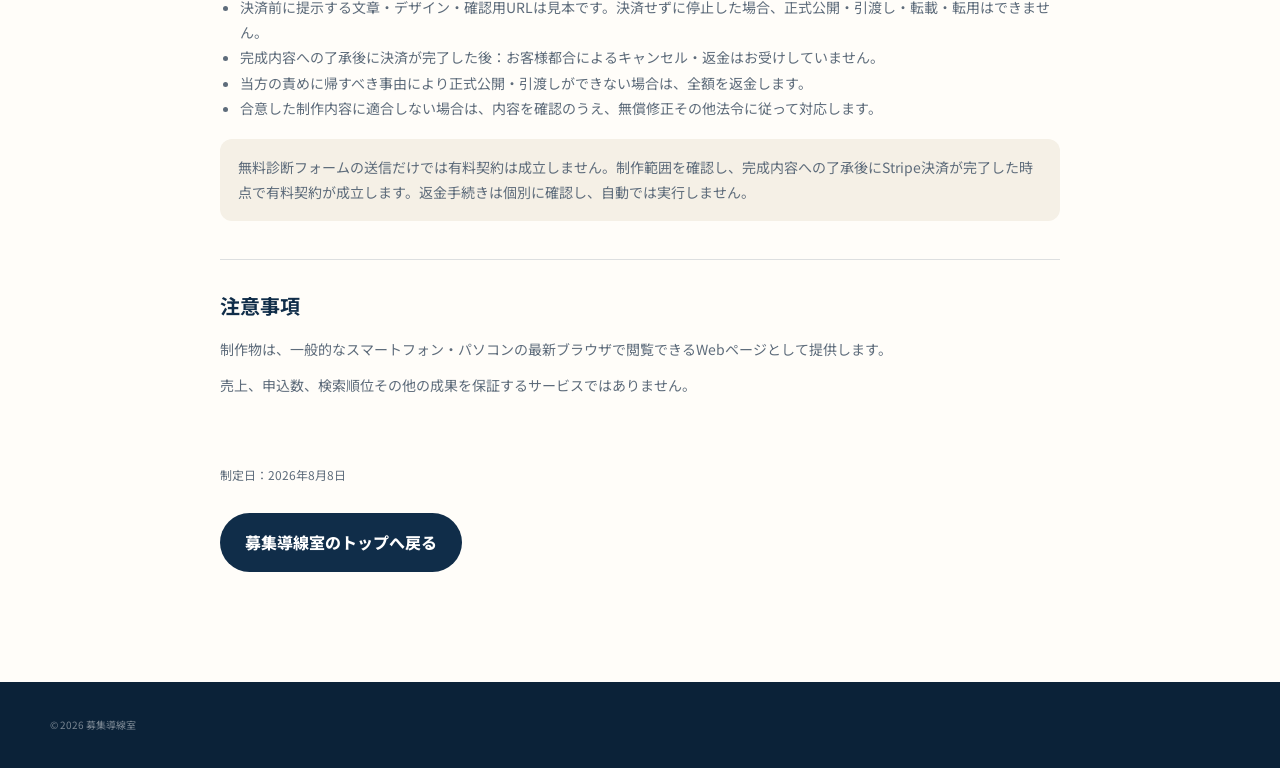
<file: legal.html>
<!doctype html>
<html lang="ja">
<head>
  <meta charset="utf-8">
  <meta name="viewport" content="width=device-width, initial-scale=1, viewport-fit=cover">
  <title>特定商取引法に基づく表記｜募集導線室</title>
  <meta name="description" content="募集導線室の販売条件、支払方法、提供時期、キャンセル・返金条件などをご案内します。">
  <meta name="theme-color" content="#102d49">
  <link rel="canonical" href="https://boshu-dousen.pages.dev/legal.html">
  <link rel="icon" href="favicon.svg" type="image/svg+xml">
  <link rel="preconnect" href="https://fonts.googleapis.com">
  <link rel="preconnect" href="https://fonts.gstatic.com" crossorigin>
  <link href="https://fonts.googleapis.com/css2?family=Noto+Sans+JP:wght@400;500;600;700;800;900&amp;family=Noto+Serif+JP:wght@600;700&amp;display=swap" rel="stylesheet">
  <link rel="stylesheet" href="styles.css?v=30">
</head>
<body class="policy-page">
  <a class="skip-link" href="#main">本文へ移動</a>
  <header class="policy-header">
    <div class="wrap policy-header-inner">
      <a class="brand" href="/" aria-label="募集導線室 トップへ戻る">
        <span class="brand-mark" aria-hidden="true">導</span>
        <span class="brand-copy"><strong>募集導線室</strong><small>Instagramから、申込までの道筋をつくる。</small></span>
      </a>
      <a class="policy-back" href="/">トップへ戻る</a>
    </div>
  </header>

  <main id="main" class="policy-main">
    <article class="wrap policy-article commerce-article">
      <p class="section-label">LEGAL NOTICE</p>
      <h1>特定商取引法に<br>基づく表記</h1>
      <p class="policy-lead">募集スタートパックの制作相談・お申込み前にご確認いただく販売条件です。ご不明な点は、決済前にメールでお問い合わせください。</p>

      <section>
        <h2>事業者情報</h2>
        <dl class="commerce-list">
          <div><dt>屋号</dt><dd>募集導線室</dd></div>
          <div><dt>販売事業者の氏名・所在地・電話番号</dt><dd>請求があった場合、法令に基づき、申込みの意思決定に先立って十分な時間的余裕をもって、電子メールにより遅滞なく提供します。</dd></div>
          <div><dt>開示請求・お問い合わせ</dt><dd><a href="mailto:boshu.dousen@gmail.com?subject=%E7%89%B9%E5%AE%9A%E5%95%86%E5%8F%96%E5%BC%95%E6%B3%95%E3%81%AB%E5%9F%BA%E3%81%A5%E3%81%8F%E4%BA%8B%E6%A5%AD%E8%80%85%E6%83%85%E5%A0%B1%E3%81%AE%E9%96%8B%E7%A4%BA%E8%AB%8B%E6%B1%82">boshu.dousen@gmail.com</a><br><small>件名を「特定商取引法に基づく事業者情報の開示請求」としてお送りください。</small></dd></div>
        </dl>
      </section>

      <section>
        <h2>販売条件</h2>
        <dl class="commerce-list">
          <div><dt>販売する役務</dt><dd>募集スタートパック</dd></div>
          <div><dt>販売価格</dt><dd>29,800円（税込）</dd></div>
          <div><dt>基本範囲</dt><dd>スマートフォン向け1ページサイト、文章・構成の整理、申込導線の設置、Instagramプロフィール改善案、初稿提出後の修正2回、確認用URLおよび公開作業</dd></div>
          <div><dt>商品代金以外の必要料金</dt><dd>インターネット接続料金・通信料金はお客様のご負担です。独自ドメインや有料の外部サービスを希望される場合は、申込み前または追加作業前に金額を提示します。</dd></div>
          <div><dt>支払方法</dt><dd>クレジットカード決済（Stripe）</dd></div>
          <div><dt>支払時期</dt><dd>確認用URLで完成内容に了承いただいた後、決済案内メールの送信日から3日以内、かつ正式公開前までにお支払いください。</dd></div>
          <div><dt>役務の提供時期</dt><dd>制作範囲の確認後、必要情報と素材が揃ってから原則7〜14日以内に確認用URLを提出します。修正と決済の完了後、原則3営業日以内に正式公開・引渡しを行います。</dd></div>
        </dl>
      </section>

      <section>
        <h2>キャンセル・返金</h2>
        <ul>
          <li>決済前の制作相談・確認段階：いつでも停止でき、料金は発生しません。</li>
          <li>決済前に提示する文章・デザイン・確認用URLは見本です。決済せずに停止した場合、正式公開・引渡し・転載・転用はできません。</li>
          <li>完成内容への了承後に決済が完了した後：お客様都合によるキャンセル・返金はお受けしていません。</li>
          <li>当方の責めに帰すべき事由により正式公開・引渡しができない場合は、全額を返金します。</li>
          <li>合意した制作内容に適合しない場合は、内容を確認のうえ、無償修正その他法令に従って対応します。</li>
        </ul>
        <p class="commerce-note">無料診断フォームの送信だけでは有料契約は成立しません。制作範囲を確認し、完成内容への了承後にStripe決済が完了した時点で有料契約が成立します。返金手続きは個別に確認し、自動では実行しません。</p>
      </section>

      <section>
        <h2>注意事項</h2>
        <p>制作物は、一般的なスマートフォン・パソコンの最新ブラウザで閲覧できるWebページとして提供します。</p>
        <p>売上、申込数、検索順位その他の成果を保証するサービスではありません。</p>
      </section>

      <p class="policy-date">制定日：2026年8月8日</p>
      <a class="button button-navy" href="/">募集導線室のトップへ戻る</a>
    </article>
  </main>

  <footer class="site-footer policy-footer">
    <div class="wrap">
      <p>© 2026 募集導線室</p>
    </div>
  </footer>
</body>
</html>
</file>
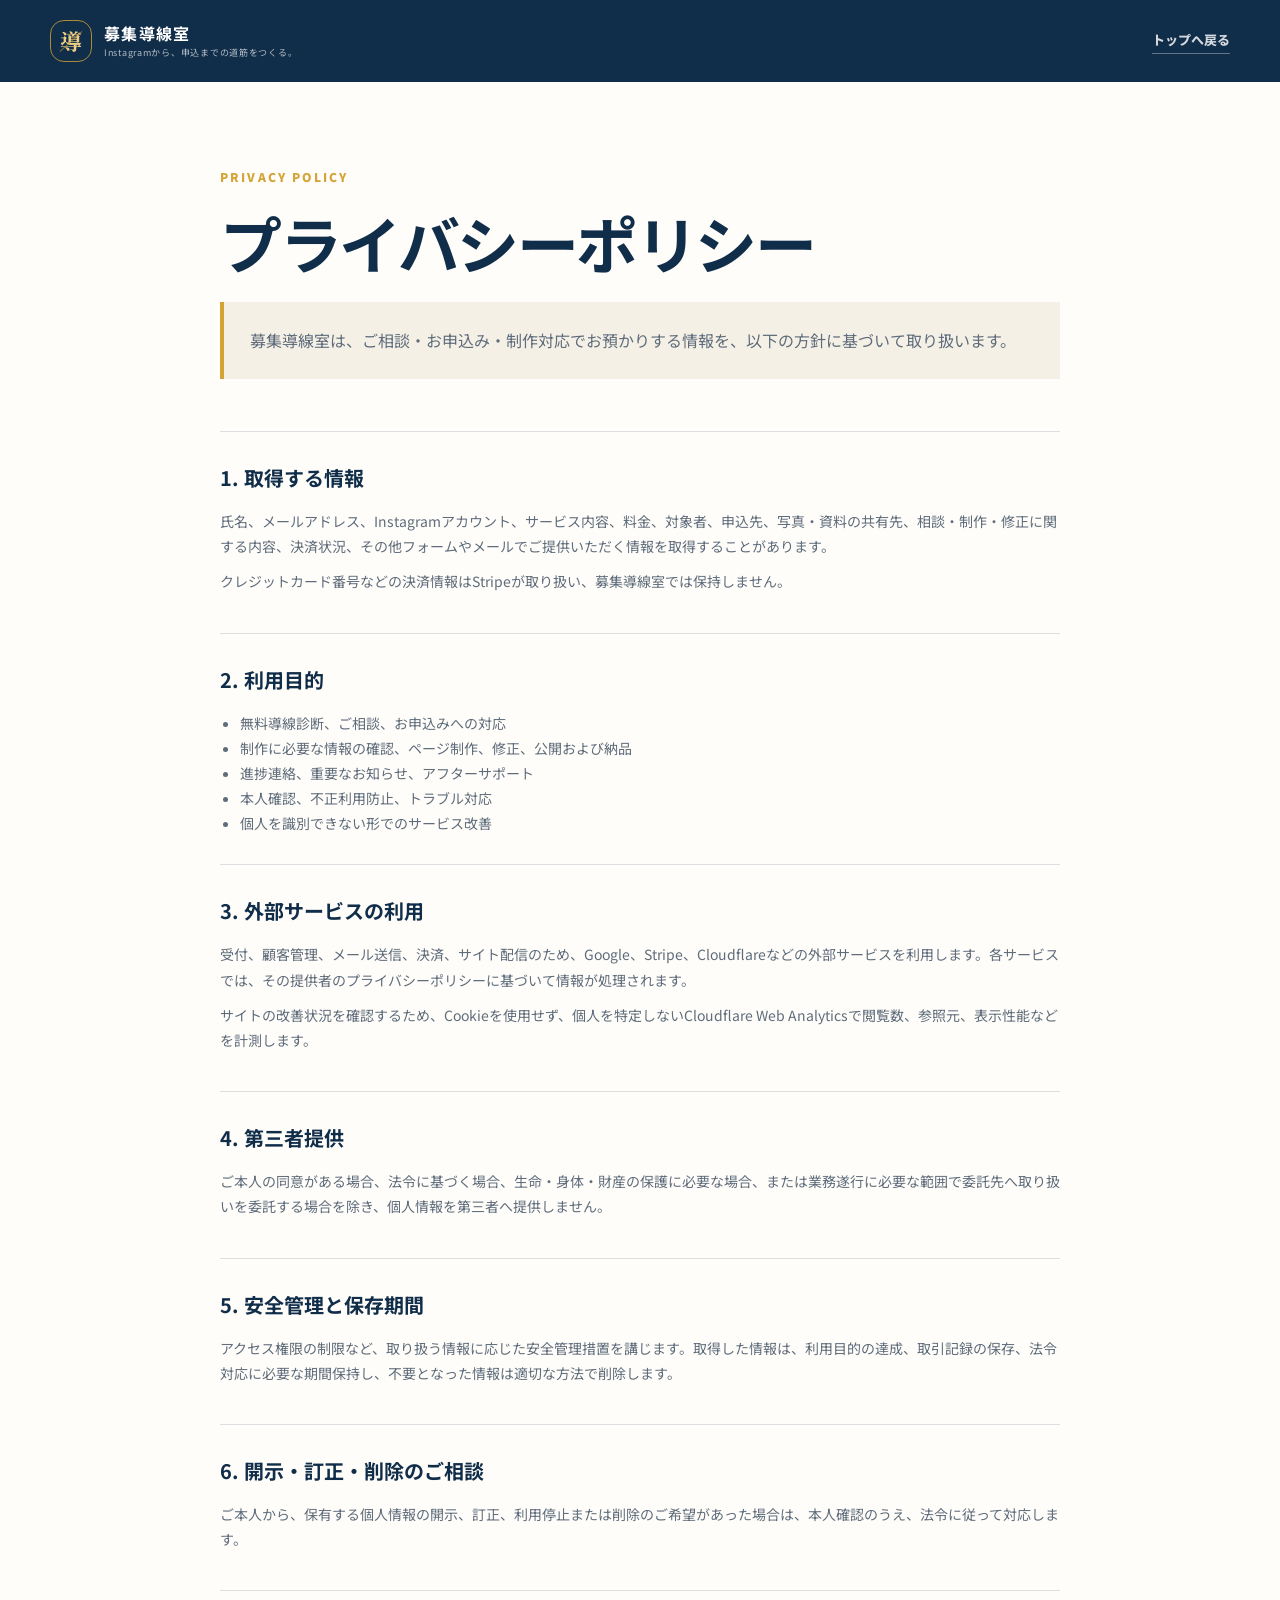
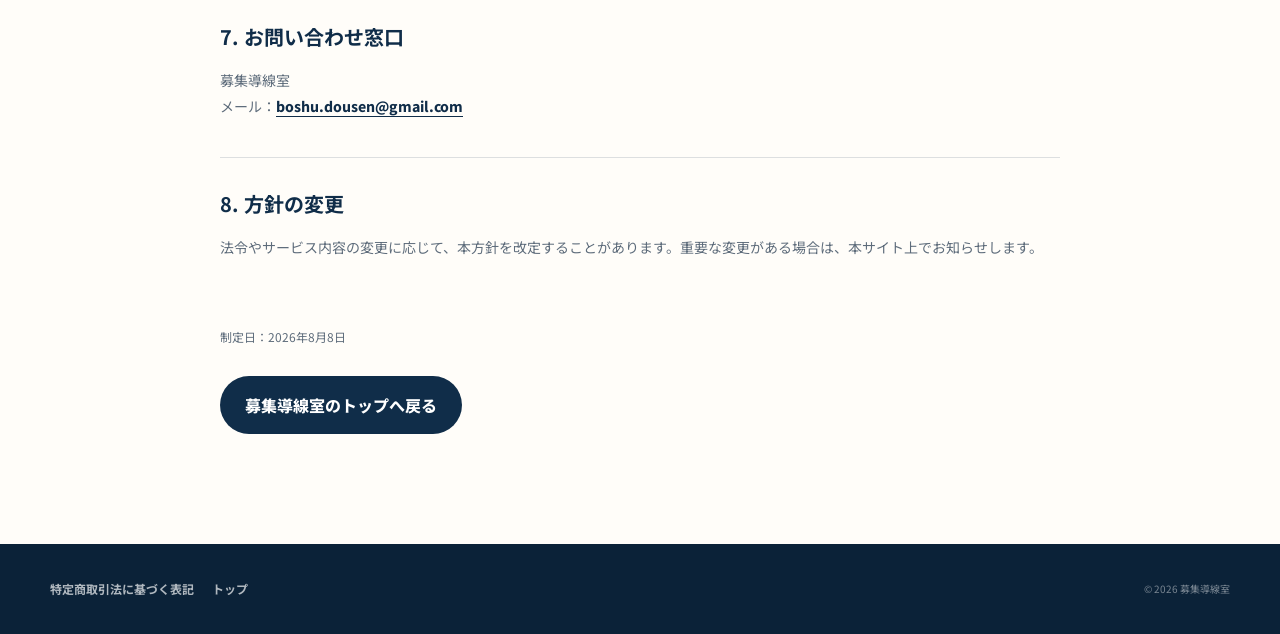
<file: privacy.html>
<!doctype html>
<html lang="ja">
<head>
  <meta charset="utf-8">
  <meta name="viewport" content="width=device-width, initial-scale=1, viewport-fit=cover">
  <title>プライバシーポリシー｜募集導線室</title>
  <meta name="description" content="募集導線室における個人情報の取扱いについてご案内します。">
  <meta name="theme-color" content="#102d49">
  <link rel="canonical" href="https://boshu-dousen.pages.dev/privacy.html">
  <link rel="icon" href="favicon.svg" type="image/svg+xml">
  <link rel="preconnect" href="https://fonts.googleapis.com">
  <link rel="preconnect" href="https://fonts.gstatic.com" crossorigin>
  <link href="https://fonts.googleapis.com/css2?family=Noto+Sans+JP:wght@400;500;600;700;800;900&amp;family=Noto+Serif+JP:wght@600;700&amp;display=swap" rel="stylesheet">
  <link rel="stylesheet" href="styles.css?v=30">
</head>
<body class="policy-page">
  <a class="skip-link" href="#main">本文へ移動</a>
  <header class="policy-header">
    <div class="wrap policy-header-inner">
      <a class="brand" href="/" aria-label="募集導線室 トップへ戻る">
        <span class="brand-mark" aria-hidden="true">導</span>
        <span class="brand-copy"><strong>募集導線室</strong><small>Instagramから、申込までの道筋をつくる。</small></span>
      </a>
      <a class="policy-back" href="/">トップへ戻る</a>
    </div>
  </header>

  <main id="main" class="policy-main">
    <article class="wrap policy-article">
      <p class="section-label">PRIVACY POLICY</p>
      <h1>プライバシーポリシー</h1>
      <p class="policy-lead">募集導線室は、ご相談・お申込み・制作対応でお預かりする情報を、以下の方針に基づいて取り扱います。</p>

      <section>
        <h2>1. 取得する情報</h2>
        <p>氏名、メールアドレス、Instagramアカウント、サービス内容、料金、対象者、申込先、写真・資料の共有先、相談・制作・修正に関する内容、決済状況、その他フォームやメールでご提供いただく情報を取得することがあります。</p>
        <p>クレジットカード番号などの決済情報はStripeが取り扱い、募集導線室では保持しません。</p>
      </section>

      <section>
        <h2>2. 利用目的</h2>
        <ul>
          <li>無料導線診断、ご相談、お申込みへの対応</li>
          <li>制作に必要な情報の確認、ページ制作、修正、公開および納品</li>
          <li>進捗連絡、重要なお知らせ、アフターサポート</li>
          <li>本人確認、不正利用防止、トラブル対応</li>
          <li>個人を識別できない形でのサービス改善</li>
        </ul>
      </section>

      <section>
        <h2>3. 外部サービスの利用</h2>
        <p>受付、顧客管理、メール送信、決済、サイト配信のため、Google、Stripe、Cloudflareなどの外部サービスを利用します。各サービスでは、その提供者のプライバシーポリシーに基づいて情報が処理されます。</p>
        <p>サイトの改善状況を確認するため、Cookieを使用せず、個人を特定しないCloudflare Web Analyticsで閲覧数、参照元、表示性能などを計測します。</p>
      </section>

      <section>
        <h2>4. 第三者提供</h2>
        <p>ご本人の同意がある場合、法令に基づく場合、生命・身体・財産の保護に必要な場合、または業務遂行に必要な範囲で委託先へ取り扱いを委託する場合を除き、個人情報を第三者へ提供しません。</p>
      </section>

      <section>
        <h2>5. 安全管理と保存期間</h2>
        <p>アクセス権限の制限など、取り扱う情報に応じた安全管理措置を講じます。取得した情報は、利用目的の達成、取引記録の保存、法令対応に必要な期間保持し、不要となった情報は適切な方法で削除します。</p>
      </section>

      <section>
        <h2>6. 開示・訂正・削除のご相談</h2>
        <p>ご本人から、保有する個人情報の開示、訂正、利用停止または削除のご希望があった場合は、本人確認のうえ、法令に従って対応します。</p>
      </section>

      <section>
        <h2>7. お問い合わせ窓口</h2>
        <p>募集導線室<br>メール：<a href="mailto:boshu.dousen@gmail.com">boshu.dousen@gmail.com</a></p>
      </section>

      <section>
        <h2>8. 方針の変更</h2>
        <p>法令やサービス内容の変更に応じて、本方針を改定することがあります。重要な変更がある場合は、本サイト上でお知らせします。</p>
      </section>

      <p class="policy-date">制定日：2026年8月8日</p>
      <a class="button button-navy" href="/">募集導線室のトップへ戻る</a>
    </article>
  </main>

  <footer class="site-footer policy-footer">
    <div class="wrap">
      <nav aria-label="フッターナビゲーション"><a href="legal.html">特定商取引法に基づく表記</a><a href="/">トップ</a></nav>
      <p>© 2026 募集導線室</p>
    </div>
  </footer>
</body>
</html>
</file>
<file: styles.css>
:root {
  --navy: #102d49;
  --navy-2: #0b2238;
  --navy-3: #183b5d;
  --gold: #d3a335;
  --gold-2: #efcf84;
  --ivory: #f5f0e6;
  --ivory-2: #ece4d5;
  --paper: #fffdf9;
  --white: #ffffff;
  --ink: #102d49;
  --muted: #5e6c7b;
  --line: rgba(16,45,73,.14);
  --shadow: 0 18px 55px rgba(10,33,54,.12);
  --radius: 26px;
  --wrap: min(1180px, calc(100% - 48px));
  --font-sans: "Noto Sans JP", system-ui, -apple-system, BlinkMacSystemFont, "Segoe UI", sans-serif;
  --font-serif: "Noto Serif JP", serif;
}

* { box-sizing: border-box; }
html { scroll-behavior: smooth; overflow-x: clip; }
body { margin: 0; overflow-x: clip; font-family: var(--font-sans); color: var(--ink); background: var(--paper); line-height: 1.8; -webkit-font-smoothing: antialiased; }
body.menu-open { overflow: hidden; }
a { color: inherit; text-decoration: none; }
img, svg { display: block; max-width: 100%; }
button { font: inherit; }
h1,h2,h3,p { margin-top: 0; }
ul,ol { margin-top: 0; }
.wrap { width: var(--wrap); margin-inline: auto; }
.sr-only { position: absolute; width: 1px; height: 1px; padding: 0; margin: -1px; overflow: hidden; clip: rect(0,0,0,0); white-space: nowrap; border: 0; }
.skip-link { position: fixed; left: 12px; top: -100px; z-index: 9999; background: var(--gold); color: var(--navy); padding: 10px 16px; border-radius: 8px; font-weight: 800; }
.skip-link:focus { top: 12px; }

.site-header { position: fixed; inset: 0 0 auto; z-index: 1000; background: rgba(16,45,73,.9); backdrop-filter: blur(18px); border-bottom: 1px solid rgba(255,255,255,.08); color: var(--white); transition: .25s ease; }
.site-header.scrolled { box-shadow: 0 8px 30px rgba(0,0,0,.14); }
.header-inner { width: min(1240px, calc(100% - 36px)); min-height: 82px; margin: auto; display: flex; align-items: center; justify-content: space-between; gap: 28px; }
.brand { display: inline-flex; align-items: center; gap: 12px; }
.brand-mark { width: 42px; height: 42px; border: 1px solid rgba(211,163,53,.8); border-radius: 14px; display: grid; place-items: center; color: var(--gold-2); font-family: var(--font-serif); font-size: 22px; font-weight: 700; position: relative; overflow: hidden; }
.brand-mark::after { content: ""; position: absolute; width: 30px; height: 1px; background: var(--gold); transform: rotate(-42deg); opacity: .55; }
.brand-copy { display: grid; line-height: 1.2; }
.brand-copy strong { font-size: 16px; letter-spacing: .08em; }
.brand-copy small { margin-top: 5px; font-size: 9px; letter-spacing: .08em; color: rgba(255,255,255,.68); }
.global-nav { display: flex; align-items: center; gap: 24px; font-size: 13px; font-weight: 700; }
.global-nav > a:not(.nav-cta) { color: rgba(255,255,255,.78); transition: color .2s ease; }
.global-nav > a:not(.nav-cta):hover { color: var(--gold-2); }
.nav-cta { background: var(--gold); color: var(--navy); padding: 11px 18px; border-radius: 999px; }
.menu-button { display: none; width: 44px; height: 44px; border: 0; background: transparent; position: relative; }
.menu-button span:not(.sr-only) { position: absolute; left: 9px; width: 26px; height: 2px; background: var(--white); border-radius: 3px; transition: .25s ease; }
.menu-button span:nth-child(1) { top: 13px; }
.menu-button span:nth-child(2) { top: 21px; }
.menu-button span:nth-child(3) { top: 29px; }
.menu-button[aria-expanded="true"] span:nth-child(1) { transform: translateY(8px) rotate(45deg); }
.menu-button[aria-expanded="true"] span:nth-child(2) { opacity: 0; }
.menu-button[aria-expanded="true"] span:nth-child(3) { transform: translateY(-8px) rotate(-45deg); }

.section-dark { background: var(--navy); color: var(--white); }
.section-light { background: var(--paper); }
.section-ivory { background: var(--ivory); }
.section-gold { background: var(--gold); color: var(--navy); }
.section-label { margin-bottom: 14px; font-size: 12px; font-weight: 900; letter-spacing: .18em; color: var(--gold); }
.section-label-gold { color: var(--gold-2); }
.section-heading { max-width: 820px; margin-bottom: 56px; }
.section-heading h2 { margin-bottom: 20px; font-size: clamp(34px, 5vw, 60px); line-height: 1.35; letter-spacing: -.04em; font-weight: 900; }
.section-heading h2 em { font-style: normal; color: var(--gold); }
.section-heading > p:last-child { max-width: 720px; color: var(--muted); font-size: 16px; }
.section-dark .section-heading > p:last-child { color: rgba(255,255,255,.7); }
.section-heading-row { max-width: none; display: grid; grid-template-columns: 1.1fr .9fr; align-items: end; gap: 80px; }
.section-heading-row > p:last-child { margin-bottom: 11px; }

.hero { position: relative; overflow: hidden; padding: 178px 0 48px; }
.hero::before { content: ""; position: absolute; inset: 0; background: radial-gradient(circle at 76% 22%, rgba(211,163,53,.16), transparent 28%), linear-gradient(115deg, transparent 54%, rgba(255,255,255,.025) 54% 55%, transparent 55%); pointer-events: none; }
.hero-grid { position: relative; display: grid; grid-template-columns: 1.05fr .95fr; align-items: center; min-height: 600px; gap: 48px; }
.eyebrow { display: flex; align-items: center; gap: 12px; margin-bottom: 24px; color: var(--gold-2); font-size: 13px; font-weight: 800; letter-spacing: .12em; }
.eyebrow span { width: 36px; height: 1px; background: var(--gold); }
.hero h1 { margin-bottom: 28px; font-size: clamp(48px, 6.3vw, 80px); line-height: 1.22; letter-spacing: -.055em; font-weight: 900; }
.hero h1 em { display: inline-block; font-style: normal; color: var(--gold-2); }
.hero-lead { max-width: 650px; color: rgba(255,255,255,.78); font-size: 17px; line-height: 2; }
.hero-actions { display: flex; align-items: center; gap: 28px; margin-top: 38px; }
.button { min-height: 54px; padding: 14px 24px; border: 1px solid transparent; border-radius: 999px; display: inline-flex; justify-content: center; align-items: center; gap: 14px; font-weight: 800; cursor: pointer; transition: transform .2s ease, box-shadow .2s ease, background .2s ease; }
.button:hover { transform: translateY(-2px); }
.button-gold { background: var(--gold); color: var(--navy); box-shadow: 0 12px 28px rgba(211,163,53,.18); }
.button-gold:hover { background: var(--gold-2); box-shadow: 0 16px 36px rgba(211,163,53,.26); }
.button-navy { background: var(--navy); color: var(--white); }
.button-white { background: rgba(255,255,255,.8); color: var(--navy); border-color: rgba(16,45,73,.12); }
.button-outline-light { background: transparent; border-color: rgba(255,255,255,.26); color: var(--white); }
.button-outline-light:hover { border-color: var(--gold); background: rgba(255,255,255,.04); }
.button-full { width: 100%; }
.price-card .button + .button { margin-top: 10px; }
.text-link { font-size: 14px; font-weight: 800; color: rgba(255,255,255,.75); border-bottom: 1px solid rgba(255,255,255,.24); padding-bottom: 4px; }
.microcopy { margin: 18px 0 0; color: rgba(255,255,255,.52); font-size: 12px; }
.hero-visual { min-height: 550px; position: relative; }
.orbit { position: absolute; border: 1px solid rgba(211,163,53,.28); border-radius: 50%; }
.orbit-one { width: 470px; height: 470px; top: 28px; right: 5px; }
.orbit-two { width: 340px; height: 340px; top: 95px; right: 70px; border-style: dashed; }
.hero-card { position: absolute; z-index: 2; width: 190px; min-height: 132px; padding: 24px; border: 1px solid rgba(255,255,255,.18); background: rgba(255,255,255,.08); backdrop-filter: blur(12px); border-radius: 22px; box-shadow: 0 20px 55px rgba(0,0,0,.15); }
.hero-card strong { display: block; font-size: 20px; margin: 9px 0 3px; }
.hero-card small { color: rgba(255,255,255,.65); }
.card-kicker { color: var(--gold-2); font-size: 11px; font-weight: 900; letter-spacing: .18em; }
.card-instagram { top: 55px; left: 12px; transform: rotate(-3deg); }
.card-page { top: 190px; right: 38px; transform: rotate(2deg); background: rgba(211,163,53,.15); }
.card-apply { bottom: 34px; left: 76px; transform: rotate(-1deg); }
.route-svg { position: absolute; inset: 0; width: 100%; height: 100%; }
.route-svg path { fill: none; stroke: var(--gold); stroke-width: 2.5; stroke-dasharray: 6 9; }
.route-svg circle { fill: var(--gold-2); }
.price-ticket { position: absolute; z-index: 3; right: 2px; bottom: 20px; width: 215px; padding: 20px; border-radius: 20px; background: var(--ivory); color: var(--navy); box-shadow: var(--shadow); transform: rotate(3deg); }
.price-ticket > span { font-size: 11px; font-weight: 800; }
.price-ticket > strong { display: block; margin: 7px 0 13px; font-size: 31px; line-height: 1.2; }
.price-ticket > strong small { font-size: 11px; }
.price-ticket > div { display: flex; gap: 5px; flex-wrap: wrap; }
.price-ticket b { padding: 4px 8px; border-radius: 99px; background: var(--navy); color: var(--white); font-size: 8px; }
.hero-proof { position: relative; margin-top: 45px; display: grid; grid-template-columns: repeat(4,1fr); border-top: 1px solid rgba(255,255,255,.14); border-bottom: 1px solid rgba(255,255,255,.14); }
.hero-proof > div { padding: 23px 20px; display: flex; align-items: center; gap: 12px; border-right: 1px solid rgba(255,255,255,.12); }
.hero-proof > div:last-child { border-right: 0; }
.hero-proof span { color: var(--gold); font-size: 10px; font-weight: 900; }
.hero-proof strong { font-size: 13px; }

.problem { padding: 120px 0; }
.problem-grid { display: grid; grid-template-columns: repeat(3,1fr); gap: 18px; }
.problem-card { min-height: 220px; padding: 30px; border: 1px solid var(--line); border-radius: var(--radius); background: var(--white); transition: transform .25s ease, box-shadow .25s ease, border-color .25s ease; }
.problem-card:hover { transform: translateY(-5px); box-shadow: var(--shadow); border-color: rgba(211,163,53,.4); }
.problem-card > span { color: var(--gold); font-size: 12px; font-weight: 900; }
.problem-card h3 { margin: 34px 0 12px; font-size: 19px; line-height: 1.55; }
.problem-card p { color: var(--muted); font-size: 13px; }
.problem-card-accent { background: var(--navy); color: var(--white); border-color: transparent; }
.problem-card-accent p { color: rgba(255,255,255,.65); }

.diagnosis-preview { padding: 120px 0; }
.diagnosis-preview-grid { display: grid; grid-template-columns: .9fr 1.1fr; gap: 72px; align-items: center; }
.diagnosis-preview .section-heading { margin-bottom: 0; }
.diagnosis-trust { display: flex; flex-wrap: wrap; gap: 8px; margin: 26px 0; }
.diagnosis-trust span { padding: 7px 11px; border: 1px solid rgba(16,45,73,.14); border-radius: 999px; background: rgba(255,255,255,.62); font-size: 10px; font-weight: 800; }
.diagnosis-sample { padding: 28px; border: 1px solid rgba(16,45,73,.12); border-radius: 30px; background: var(--white); box-shadow: var(--shadow); }
.diagnosis-sample-head { display: flex; justify-content: space-between; align-items: center; gap: 16px; margin-bottom: 14px; }
.diagnosis-sample-head span { font-size: 13px; font-weight: 900; }
.diagnosis-sample-head b { padding: 6px 10px; border-radius: 999px; background: var(--gold); font-size: 10px; }
.diagnosis-sample article { position: relative; padding: 20px 20px 20px 72px; border-top: 1px solid var(--line); }
.diagnosis-sample article::before { content: ""; position: absolute; left: 22px; top: 27px; width: 28px; height: 2px; background: var(--gold); }
.diagnosis-sample article > span { color: var(--gold); font-size: 10px; font-weight: 900; letter-spacing: .08em; }
.diagnosis-sample h3 { margin: 4px 0 5px; font-size: 18px; line-height: 1.55; }
.diagnosis-sample p { margin: 0; color: var(--muted); font-size: 12px; line-height: 1.8; }
.diagnosis-sample-action { border-radius: 16px; background: rgba(211,163,53,.08); }
.diagnosis-sample > small { display: block; margin: 16px 4px 0; color: var(--muted); font-size: 10px; line-height: 1.7; }

.outcome { padding: 120px 0; }
.outcome-grid { display: grid; grid-template-columns: .9fr 1.1fr; gap: 85px; align-items: center; }
.outcome-route { padding: 28px; border-radius: 34px; background: var(--white); box-shadow: var(--shadow); }
.outcome-route article { padding: 18px 22px; border: 1px solid var(--line); border-radius: 18px; display: grid; grid-template-columns: 80px 1fr; column-gap: 16px; align-items: center; }
.outcome-route article span { grid-row: 1 / span 2; color: var(--gold); font-size: 10px; font-weight: 900; letter-spacing: .1em; }
.outcome-route h3 { margin: 0; font-size: 18px; }
.outcome-route p { margin: 2px 0 0; color: var(--muted); font-size: 12px; }
.outcome-route > i { display: block; text-align: center; height: 24px; color: var(--gold); font-style: normal; }
.outcome-route .outcome-final { background: var(--navy); color: var(--white); border-color: transparent; }
.outcome-route .outcome-final p { color: rgba(255,255,255,.65); }

.service { padding: 120px 0; }
.service-grid { display: grid; grid-template-columns: repeat(3,1fr); gap: 18px; }
.service-card { position: relative; min-height: 272px; padding: 32px; border: 1px solid var(--line); border-radius: var(--radius); background: var(--white); overflow: hidden; }
.service-no { position: absolute; top: 24px; right: 26px; color: rgba(16,45,73,.22); font-size: 12px; font-weight: 900; }
.service-icon { width: 52px; height: 52px; display: grid; place-items: center; border-radius: 17px; background: var(--navy); color: var(--gold-2); font-size: 18px; font-weight: 900; }
.service-card h3 { margin: 28px 0 12px; font-size: 20px; }
.service-card p { color: var(--muted); font-size: 13px; }
.service-card-wide { grid-column: span 3; min-height: auto; display: grid; grid-template-columns: 52px 1fr; gap: 24px; align-items: center; background: var(--ivory); }
.service-card-wide h3 { margin: 0 0 8px; }

.works { padding: 120px 0; }
.works-grid { display: grid; grid-template-columns: repeat(2,1fr); gap: 26px; }
.work-card { overflow: hidden; border-radius: 30px; background: var(--navy-3); border: 1px solid rgba(255,255,255,.11); }
.work-preview { margin: 18px; height: 365px; border-radius: 22px; overflow: hidden; box-shadow: 0 24px 65px rgba(0,0,0,.22); }
.browser-bar { height: 34px; display: flex; align-items: center; gap: 6px; padding-inline: 14px; background: rgba(255,255,255,.86); }
.browser-bar i { width: 7px; height: 7px; border-radius: 50%; background: rgba(16,45,73,.2); }
.mini-site { height: calc(100% - 34px); padding: 42px 38px; }
.work-preview-green .mini-site { background: linear-gradient(145deg, #eff5eb, #dcead4); color: #23442f; }
.work-preview-blue .mini-site { background: linear-gradient(145deg, #0e315a, #091d36); color: white; }
.mini-label { display: block; margin-bottom: 26px; font-size: 10px; letter-spacing: .12em; font-weight: 900; opacity: .72; }
.mini-site strong { display: block; font-size: clamp(25px, 3.4vw, 38px); line-height: 1.35; }
.mini-site p { margin: 18px 0 24px; font-size: 12px; opacity: .72; }
.mini-site b { display: inline-block; padding: 10px 15px; border-radius: 999px; background: var(--gold); color: var(--navy); font-size: 10px; }
.work-body { padding: 18px 34px 38px; }
.work-meta { display: flex; gap: 8px; margin-bottom: 16px; }
.work-meta span { padding: 5px 10px; border-radius: 99px; background: rgba(255,255,255,.09); color: var(--gold-2); font-size: 9px; font-weight: 800; }
.work-body h3 { margin-bottom: 14px; font-size: 27px; }
.work-body > p { color: rgba(255,255,255,.68); font-size: 13px; }
.work-body ul { padding-left: 18px; margin: 20px 0 28px; color: rgba(255,255,255,.86); font-size: 13px; }

.change { padding: 120px 0; }
.change-table { overflow: hidden; border: 1px solid rgba(16,45,73,.12); border-radius: 28px; background: var(--white); box-shadow: var(--shadow); }
.change-head, .change-row { display: grid; grid-template-columns: 1fr 1fr; }
.change-head span { padding: 18px 28px; font-weight: 900; background: var(--navy); color: var(--white); }
.change-head span:last-child { background: var(--gold); color: var(--navy); }
.change-row > div { padding: 25px 28px; border-bottom: 1px solid var(--line); font-weight: 700; }
.change-row > div:first-child { border-right: 1px solid var(--line); color: var(--muted); }
.change-row:last-child > div { border-bottom: 0; }
.change-row i { width: 28px; height: 28px; margin-right: 12px; display: inline-grid; place-items: center; border-radius: 50%; background: rgba(16,45,73,.08); font-style: normal; }
.change-row > div:last-child i { background: var(--gold); color: var(--navy); }

.fit { padding: 120px 0; }
.fit-grid { display: grid; grid-template-columns: repeat(2,1fr); gap: 22px; }
.fit-panel { padding: 46px; border-radius: 30px; }
.fit-panel h2 { font-size: 30px; line-height: 1.45; }
.fit-panel ul { list-style: none; padding: 0; margin: 30px 0 0; }
.fit-panel li { padding: 13px 0 13px 36px; position: relative; border-bottom: 1px solid rgba(16,45,73,.1); font-weight: 700; }
.fit-panel li::before { position: absolute; left: 0; top: 13px; width: 23px; height: 23px; display: grid; place-items: center; border-radius: 50%; font-size: 12px; font-weight: 900; }
.fit-yes { background: var(--ivory); }
.fit-yes li::before { content: "✓"; background: var(--gold); }
.fit-no { border: 1px solid var(--line); background: var(--white); }
.fit-no li::before { content: "−"; background: rgba(16,45,73,.08); }
.fit-no > p:last-child { margin: 26px 0 0; color: var(--muted); font-size: 12px; }

.price { padding: 120px 0; }
.price-grid { display: grid; grid-template-columns: .9fr 1.1fr; gap: 80px; align-items: center; }
.price-copy h2 { font-size: clamp(38px, 5.5vw, 64px); line-height: 1.35; letter-spacing: -.04em; }
.price-copy h2 em { font-style: normal; color: var(--gold-2); }
.price-copy > p { color: rgba(255,255,255,.7); }
.price-notes { display: flex; flex-wrap: wrap; gap: 8px; margin-top: 30px; }
.price-notes span { padding: 8px 12px; border: 1px solid rgba(255,255,255,.18); border-radius: 99px; font-size: 11px; font-weight: 800; }
.price-card { padding: 42px; border-radius: 32px; background: var(--ivory); color: var(--navy); box-shadow: 0 28px 75px rgba(0,0,0,.22); }
.price-card-top { display: flex; justify-content: space-between; align-items: center; gap: 20px; }
.price-card-top > span { font-size: 18px; font-weight: 900; }
.price-card-top b { padding: 6px 10px; border-radius: 99px; background: var(--gold); font-size: 10px; }
.price-main { display: flex; align-items: flex-end; gap: 10px; margin: 20px 0 28px; }
.price-main strong { font-size: clamp(58px, 7vw, 82px); line-height: 1; letter-spacing: -.05em; }
.price-main span { padding-bottom: 7px; font-size: 12px; font-weight: 800; line-height: 1.4; }
.price-card ul { list-style: none; padding: 0; margin-bottom: 30px; display: grid; grid-template-columns: 1fr 1fr; gap: 12px; }
.price-card li { padding-left: 25px; position: relative; font-size: 12px; font-weight: 700; }
.price-card li::before { content: "✓"; position: absolute; left: 0; color: var(--gold); font-weight: 900; }
.price-card > p:last-child { margin: 16px 0 0; text-align: center; color: var(--muted); font-size: 10px; }
.extra-cost { margin-top: 26px; display: grid; grid-template-columns: 1fr 1fr; gap: 18px; }
.extra-cost > div { padding: 28px; border: 1px solid rgba(255,255,255,.12); border-radius: 22px; background: rgba(255,255,255,.04); }
.extra-cost h3 { margin-bottom: 8px; font-size: 15px; }
.extra-cost strong { display: block; color: var(--gold-2); font-size: 28px; }
.extra-cost p { margin-bottom: 0; color: rgba(255,255,255,.6); font-size: 11px; }

.flow { padding: 120px 0; }
.flow-list { list-style: none; padding: 0; margin: 0; display: grid; grid-template-columns: 1fr 1fr; gap: 16px; counter-reset: flow; }
.flow-list li { min-height: 150px; padding: 28px; display: grid; grid-template-columns: 58px 1fr; gap: 20px; border: 1px solid var(--line); border-radius: 24px; background: var(--white); }
.flow-list li > span { width: 52px; height: 52px; display: grid; place-items: center; border-radius: 16px; background: var(--navy); color: var(--gold-2); font-size: 12px; font-weight: 900; }
.flow-list h3 { margin: 3px 0 9px; font-size: 18px; }
.flow-list p { margin: 0; color: var(--muted); font-size: 12px; }

.assurance { padding: 110px 0; }
.assurance-grid { display: grid; grid-template-columns: repeat(4,1fr); gap: 15px; }
.assurance-grid article { padding: 27px; border-radius: 22px; background: var(--white); border: 1px solid rgba(16,45,73,.09); }
.assurance-grid span { color: var(--gold); font-size: 11px; font-weight: 900; }
.assurance-grid h3 { margin: 30px 0 10px; font-size: 17px; }
.assurance-grid p { margin: 0; color: var(--muted); font-size: 12px; }

.faq { padding: 120px 0; }
.faq-grid { display: grid; grid-template-columns: .75fr 1.25fr; gap: 80px; align-items: start; }
.faq-list { border-top: 1px solid var(--line); }
details { border-bottom: 1px solid var(--line); }
summary { list-style: none; padding: 22px 52px 22px 0; position: relative; font-weight: 800; cursor: pointer; }
summary::-webkit-details-marker { display: none; }
summary::after { content: "+"; position: absolute; right: 5px; top: 16px; width: 34px; height: 34px; display: grid; place-items: center; border-radius: 50%; background: var(--ivory); color: var(--navy); font-size: 20px; transition: transform .25s ease; }
details[open] summary::after { transform: rotate(45deg); background: var(--gold); }
details p { padding: 0 52px 23px 0; margin: 0; color: var(--muted); font-size: 13px; }

.about { padding: 120px 0; }
.about-grid { display: grid; grid-template-columns: .55fr 1.45fr; gap: 90px; align-items: center; }
.about-mark { height: 360px; position: relative; display: grid; place-items: center; }
.about-mark span { width: 210px; height: 210px; display: grid; place-items: center; border: 1px solid var(--gold); border-radius: 50%; color: var(--gold-2); font-family: var(--font-serif); font-size: 84px; }
.about-mark i { position: absolute; width: 300px; height: 1px; background: linear-gradient(90deg, transparent, var(--gold), transparent); transform: rotate(-42deg); }
.about-points { display: flex; flex-wrap: wrap; gap: 8px; }
.about-points span { padding: 8px 12px; border-radius: 99px; background: rgba(255,255,255,.08); font-size: 11px; font-weight: 800; }

.contact { padding: 105px 0; }
.contact-grid { display: grid; grid-template-columns: 1fr .85fr; gap: 80px; align-items: center; }
.contact-copy h2 { font-size: clamp(36px, 5vw, 57px); line-height: 1.38; letter-spacing: -.04em; }
.contact-copy > p { max-width: 680px; }
.contact-notes { display: flex; flex-wrap: wrap; gap: 8px; margin-top: 27px; }
.contact-notes span { padding: 8px 13px; border-radius: 99px; background: rgba(16,45,73,.12); font-size: 11px; font-weight: 900; }
.contact-card { padding: 34px; border-radius: 28px; background: var(--paper); box-shadow: var(--shadow); }
.contact-card h3 { margin-bottom: 8px; font-size: 22px; }
.contact-card > p { color: var(--muted); font-size: 12px; }
.message-box { margin: 20px 0 16px; padding: 18px; min-height: 140px; white-space: pre-line; border: 1px dashed rgba(16,45,73,.26); border-radius: 16px; background: var(--ivory); font-size: 12px; line-height: 1.85; }
.contact-card .button + .button { margin-top: 10px; }
.copy-status { min-height: 1.5em; margin: 10px 0 0; text-align: center; color: var(--navy); font-size: 11px; font-weight: 800; }

.site-footer { padding: 54px 0 92px; background: var(--navy-2); color: var(--white); }
.footer-grid { display: grid; grid-template-columns: 1.3fr 1fr; gap: 34px; align-items: end; }
.brand-footer .brand-copy small { color: rgba(255,255,255,.5); }
.site-footer nav { display: flex; justify-content: flex-end; flex-wrap: wrap; gap: 20px; font-size: 12px; font-weight: 700; color: rgba(255,255,255,.68); }
.site-footer p { margin: 0; color: rgba(255,255,255,.45); font-size: 10px; }
.site-footer > .wrap > small { text-align: right; color: rgba(255,255,255,.45); }
.mobile-cta { display: none; }

.reveal { opacity: 1; transform: none; }
.js .reveal { opacity: 0; transform: translateY(24px); transition: opacity .75s ease, transform .75s ease; }
.js .reveal.is-visible { opacity: 1; transform: none; }

@media (prefers-reduced-motion: reduce) {
  html { scroll-behavior: auto; }
  *, *::before, *::after { animation-duration: .01ms !important; animation-iteration-count: 1 !important; transition-duration: .01ms !important; }
  .js .reveal { opacity: 1; transform: none; }
}

@media (max-width: 980px) {
  :root { --wrap: min(100% - 36px, 760px); }
  .header-inner { min-height: 72px; }
  .brand-copy small { display: none; }
  .menu-button { display: block; z-index: 2; }
  .global-nav { position: fixed; inset: 0; padding: 110px 28px 34px; display: flex; flex-direction: column; align-items: stretch; gap: 0; background: var(--navy); opacity: 0; visibility: hidden; pointer-events: none; transition: opacity .25s ease, visibility .25s ease; }
  .global-nav.open { opacity: 1; visibility: visible; pointer-events: auto; }
  .global-nav > a { padding: 15px 4px; border-bottom: 1px solid rgba(255,255,255,.09); font-size: 17px; }
  .global-nav .nav-cta { margin-top: 22px; text-align: center; border-bottom: 0; }
  .hero { padding-top: 128px; }
  .hero-grid, .diagnosis-preview-grid, .outcome-grid, .price-grid, .faq-grid, .about-grid, .contact-grid { grid-template-columns: 1fr; }
  .hero-grid { min-height: 0; }
  .hero-visual { min-height: 520px; margin-top: 30px; }
  .hero-proof { grid-template-columns: 1fr 1fr; }
  .hero-proof > div:nth-child(2) { border-right: 0; }
  .hero-proof > div:nth-child(-n+2) { border-bottom: 1px solid rgba(255,255,255,.12); }
  .problem-grid, .service-grid { grid-template-columns: 1fr 1fr; }
  .service-card-wide { grid-column: span 2; }
  .section-heading-row { grid-template-columns: 1fr; gap: 0; }
  .works-grid, .fit-grid { grid-template-columns: 1fr; }
  .work-preview { height: 420px; }
  .price-grid { gap: 50px; }
  .assurance-grid { grid-template-columns: 1fr 1fr; }
  .faq-grid { gap: 24px; }
  .about-grid { gap: 20px; }
  .about-mark { height: 280px; }
}

@media (max-width: 640px) {
  :root { --wrap: calc(100% - 28px); --radius: 22px; }
  body { padding-bottom: 72px; }
  .site-header { position: absolute; }
  .header-inner { width: calc(100% - 24px); }
  .brand-mark { width: 38px; height: 38px; border-radius: 12px; font-size: 19px; }
  .hero { padding: 112px 0 36px; }
  .hero h1 { font-size: clamp(38px, 11.5vw, 52px); line-height: 1.28; overflow-wrap: anywhere; }
  .hero-lead { font-size: 14px; line-height: 1.9; }
  .hero-actions { align-items: stretch; flex-direction: column; gap: 17px; }
  .hero-actions .button { width: 100%; }
  .text-link { align-self: flex-start; }

  /* Mobile hero: use normal document flow to prevent overlap and text clipping. */
  .hero-grid { display: block; }
  .hero-copy { position: relative; z-index: 2; }
  .hero-visual {
    min-height: 0;
    margin: 44px 0 8px;
    transform: none;
    display: grid;
    grid-template-columns: 1fr 1fr;
    gap: 12px;
  }
  .orbit, .route-svg { display: none; }
  .hero-card, .price-ticket {
    position: static;
    width: auto;
    min-width: 0;
    min-height: 0;
    transform: none;
  }
  .hero-card {
    padding: 18px 16px;
    border-radius: 18px;
  }
  .hero-card strong { font-size: 16px; line-height: 1.45; overflow-wrap: anywhere; }
  .hero-card small { display: block; font-size: 11px; line-height: 1.65; overflow-wrap: anywhere; }
  .card-instagram, .card-page, .card-apply { inset: auto; }
  .card-apply { grid-column: 1; }
  .price-ticket {
    grid-column: 2;
    padding: 17px 15px;
    border-radius: 18px;
    align-self: stretch;
  }
  .hero-proof { margin-top: 30px; }
  .hero-proof { grid-template-columns: 1fr; }
  .hero-proof > div { border-right: 0; border-bottom: 1px solid rgba(255,255,255,.12); }
  .hero-proof > div:last-child { border-bottom: 0; }
  .problem, .diagnosis-preview, .outcome, .service, .works, .change, .fit, .price, .flow, .assurance, .faq, .about { padding: 82px 0; }
  .contact { padding: 78px 0; }
  .section-heading { margin-bottom: 38px; }
  .section-heading h2 { font-size: 35px; }
  .problem-grid, .service-grid, .flow-list, .assurance-grid { grid-template-columns: 1fr; }
  .problem-card { min-height: auto; }
  .diagnosis-preview-grid { gap: 38px; }
  .diagnosis-sample { padding: 20px 16px; border-radius: 22px; }
  .diagnosis-sample article { padding: 18px 8px 18px 52px; }
  .diagnosis-sample article::before { left: 10px; top: 25px; width: 24px; }
  .service-card-wide { grid-column: auto; grid-template-columns: 52px 1fr; }
  .outcome-route { padding: 17px; }
  .outcome-route article { grid-template-columns: 63px 1fr; padding: 16px; }
  .works-grid { gap: 18px; }
  .work-preview { height: 310px; margin: 12px; }
  .mini-site { padding: 30px 26px; }
  .mini-site strong { font-size: 26px; }
  .work-body { padding: 14px 24px 28px; }
  .change-head, .change-row { grid-template-columns: 1fr; }
  .change-head span:first-child { display: none; }
  .change-head span:last-child { text-align: center; }
  .change-row > div { border-right: 0 !important; }
  .change-row > div:first-child { background: rgba(16,45,73,.025); font-size: 13px; }
  .fit-panel { padding: 30px 24px; }
  .price-card { padding: 28px 22px; }
  .price-main strong { font-size: 58px; }
  .price-card ul { grid-template-columns: 1fr; }
  .extra-cost { grid-template-columns: 1fr; }
  .flow-list li { min-height: auto; grid-template-columns: 50px 1fr; padding: 22px; }
  .flow-list li > span { width: 46px; height: 46px; }
  .assurance-grid article { padding: 24px; }
  .about-mark span { width: 170px; height: 170px; font-size: 68px; }
  .about-mark i { width: 240px; }
  .contact-card { padding: 25px 20px; }
  .footer-grid { grid-template-columns: 1fr; align-items: start; }
  .site-footer nav { justify-content: flex-start; }
  .site-footer > .wrap > small { text-align: left; }
  .mobile-cta { position: fixed; z-index: 900; left: 12px; right: 12px; bottom: max(10px, env(safe-area-inset-bottom)); min-height: 54px; display: flex; align-items: center; justify-content: center; gap: 12px; border-radius: 999px; background: var(--gold); color: var(--navy); box-shadow: 0 14px 40px rgba(0,0,0,.25); font-weight: 900; }
}


/* v2.4: Japanese typography and reliable Instagram handoff */
:where(h1,h2,h3,.hero-card strong,.hero-card small,.button,.price-ticket) {
  word-break: auto-phrase;
  overflow-wrap: normal;
  line-break: strict;
}
.hero-title-line { display: block; }
.hero-title-accent { color: var(--gold-2); }
.instagram-copy {
  width: 100%;
  margin-top: 10px;
  padding: 10px 12px;
  border: 0;
  background: transparent;
  color: var(--muted);
  text-decoration: underline;
  text-underline-offset: 4px;
  font-size: 11px;
  font-weight: 700;
  cursor: pointer;
}
.footer-instagram {
  justify-self: end;
  padding: 0;
  border: 0;
  background: transparent;
  color: rgba(255,255,255,.72);
  font: inherit;
  font-size: 12px;
  font-weight: 700;
  cursor: pointer;
}

@media (max-width: 640px) {
  .hero h1 {
    font-size: clamp(38px, 10.8vw, 48px);
    line-height: 1.34;
    letter-spacing: -.045em;
    word-break: keep-all;
    overflow-wrap: normal;
  }
  .hero-title-line { display: block; }
  .hero-title-accent { margin-top: .08em; }
  .eyebrow { font-size: 11px; letter-spacing: .08em; }
  .hero-visual {
    display: grid;
    grid-template-columns: 1fr;
    gap: 10px;
    margin-top: 38px;
  }
  .hero-card,
  .price-ticket {
    grid-column: 1 !important;
    width: 100%;
  }
  .hero-card {
    display: grid;
    grid-template-columns: 42px 1fr;
    column-gap: 12px;
    align-items: center;
    padding: 16px 18px;
  }
  .hero-card .card-kicker {
    grid-row: 1 / span 2;
    align-self: center;
    font-size: 11px;
  }
  .hero-card strong {
    margin: 0;
    font-size: 17px;
    line-height: 1.45;
    word-break: keep-all;
  }
  .hero-card small {
    font-size: 11px;
    line-height: 1.55;
    word-break: keep-all;
  }
  .price-ticket {
    margin-top: 2px;
    transform: none;
  }
  .price-ticket > strong { font-size: 34px; }
  .hero-proof strong { word-break: keep-all; }
  .section-heading h2,
  .contact-copy h2,
  .price-copy h2 {
    word-break: keep-all;
    overflow-wrap: normal;
    line-break: strict;
    text-wrap: balance;
  }
  .problem-card h3,
  .service-card h3,
  .work-body h3,
  .flow-list h3,
  .assurance-grid h3,
  .fit-panel h2 {
    word-break: keep-all;
    overflow-wrap: normal;
  }
  .footer-instagram { justify-self: start; }
}

/* v2.5 — mobile-first production hardening */
.instagram-profile-link {
  display: inline-flex;
  align-items: center;
  justify-content: center;
  width: 100%;
  margin-top: 10px;
  color: var(--navy);
  font-size: 13px;
  font-weight: 800;
  text-decoration: underline;
  text-underline-offset: 4px;
}

@media (max-width: 640px) {
  html { scroll-padding-top: 16px; }
  body { overflow-x: hidden; }
  .wrap { width: calc(100% - 32px); }
  .site-header { position: relative; background: var(--navy); }
  .header-inner { min-height: 66px; }
  .brand-copy strong { font-size: 15px; }
  .hero { padding: 48px 0 34px; }
  .hero-grid { display: flex; flex-direction: column; gap: 34px; }
  .hero-copy { width: 100%; }
  .eyebrow { margin-bottom: 20px; }
  .hero h1 {
    margin: 0;
    font-size: clamp(36px, 10.2vw, 46px);
    line-height: 1.28;
    letter-spacing: -.055em;
    word-break: keep-all;
  }
  .hero-title-line { display: block; white-space: normal; }
  .hero-title-accent { margin-top: 6px; }
  .hero-lead { margin-top: 22px; font-size: 14px; line-height: 1.9; }
  .hero-actions { margin-top: 24px; }
  .hero-visual {
    display: flex;
    flex-direction: column;
    gap: 10px;
    width: 100%;
    min-height: 0;
    margin: 0;
  }
  .hero-card,
  .price-ticket {
    position: relative !important;
    inset: auto !important;
    transform: none !important;
    width: 100% !important;
    min-height: 0 !important;
    box-sizing: border-box;
  }
  .hero-card {
    display: grid;
    grid-template-columns: 42px minmax(0,1fr);
    grid-template-rows: auto auto;
    gap: 2px 10px;
    padding: 17px 18px;
  }
  .hero-card .card-kicker { grid-row: 1 / 3; margin: 0; align-self: center; }
  .hero-card strong { margin: 0; font-size: 17px; line-height: 1.4; white-space: nowrap; }
  .hero-card small { font-size: 12px; line-height: 1.55; white-space: nowrap; }
  .price-ticket { padding: 20px 18px; }
  .price-ticket > span { font-size: 12px; }
  .price-ticket > strong { font-size: 36px; line-height: 1.15; }
  .price-ticket > strong small { font-size: 12px; }
  .price-ticket > div { display: flex; flex-wrap: wrap; gap: 7px; }
  .hero-proof { margin-top: 26px; }
  .hero-proof > div { padding: 18px 4px; }

  .problem, .outcome, .service, .works, .change, .fit, .price, .flow, .assurance, .faq, .about { padding: 68px 0; }
  .contact { padding: 68px 0 92px; }
  .section-heading { margin-bottom: 30px; }
  .section-heading h2,
  .contact-copy h2,
  .price-copy h2 {
    font-size: clamp(30px, 8.3vw, 37px);
    line-height: 1.35;
    letter-spacing: -.04em;
    word-break: keep-all;
    text-wrap: pretty;
  }
  .section-heading p:not(.section-label) { font-size: 14px; line-height: 1.85; }
  .problem-grid, .service-grid, .assurance-grid { gap: 12px; }
  .problem-card, .service-card, .assurance-grid article { padding: 22px 20px; }
  .problem-card h3, .service-card h3, .assurance-grid h3, .flow-list h3, .work-body h3 {
    font-size: 18px;
    line-height: 1.55;
    word-break: keep-all;
  }
  .problem-card p, .service-card p, .assurance-grid p, .flow-list p { font-size: 13px; line-height: 1.8; }
  .outcome-route article { grid-template-columns: 58px minmax(0,1fr); gap: 10px; }
  .outcome-route article h3 { font-size: 17px; word-break: keep-all; }
  .work-preview { height: 275px; }
  .mini-site { padding: 24px 20px; }
  .mini-site strong { font-size: 24px; line-height: 1.4; }
  .work-body { padding: 12px 20px 24px; }
  .change-table { border-radius: 18px; }
  .change-row > div { padding: 17px 16px; line-height: 1.7; }
  .fit-panel { padding: 26px 20px; }
  .fit-panel h2 { font-size: 26px; line-height: 1.45; }
  .fit-panel li { line-height: 1.65; }
  .price-card { padding: 24px 18px; }
  .price-main { align-items: flex-end; }
  .price-main strong { font-size: clamp(52px, 15vw, 66px); letter-spacing: -.06em; }
  .price-card-top { gap: 10px; }
  .extra-cost > div { padding: 22px 20px; }
  .flow-list { gap: 10px; }
  .flow-list li { grid-template-columns: 44px minmax(0,1fr); gap: 12px; padding: 19px 17px; }
  .flow-list li > span { width: 42px; height: 42px; font-size: 12px; }
  .faq-list summary { padding: 20px 46px 20px 18px; font-size: 15px; line-height: 1.6; }
  .faq-list details p { padding: 0 18px 20px; font-size: 13px; line-height: 1.8; }
  .about-mark { height: 210px; }
  .contact-card { padding: 24px 18px; }
  .contact-card h3 { font-size: 21px; line-height: 1.45; }
  .message-box { font-size: 13px; line-height: 1.7; }
  .button { min-height: 54px; padding: 14px 18px; font-size: 15px; }
  .instagram-profile-link { min-height: 44px; }
  .instagram-copy { min-height: 44px; font-size: 12px; }
  .footer-grid { gap: 20px; }
  .site-footer nav { gap: 12px 18px; }
  .mobile-cta { left: 14px; right: 14px; min-height: 56px; }
}

@media (max-width: 360px) {
  .hero h1 { font-size: 34px; }
  .hero-card strong, .hero-card small { white-space: normal; }
  .price-main strong { font-size: 50px; }
}

@media print {
  .mobile-cta, .site-header, .menu-button { display: none !important; }
  * { break-inside: avoid; }
}


/* v2.6 — verified mobile viewport, menu and sticky CTA fixes */
.mobile-line { display: inline; }

@media (max-width: 640px) {
  html, body { width: 100%; max-width: 100%; overflow-x: hidden; }
  .wrap, .header-inner, .hero-grid, .hero-copy, .hero-visual { min-width: 0; max-width: 100%; }

  .site-header { position: sticky; top: 0; z-index: 1200; }
  .header-inner { width: calc(100% - 28px); min-height: 68px; }
  .brand { min-width: 0; }
  .brand-copy small { display: none; }
  .menu-button { z-index: 1400; flex: 0 0 44px; }

  .global-nav {
    position: fixed;
    inset: 0;
    z-index: 1300;
    width: 100vw;
    height: 100dvh;
    padding: 104px 28px calc(32px + env(safe-area-inset-bottom));
    overflow-y: auto;
    background: #102d49;
    backdrop-filter: none;
  }
  .global-nav > a {
    display: block;
    width: 100%;
    color: #fff !important;
    font-size: 18px;
    line-height: 1.4;
  }
  .global-nav .nav-cta {
    margin-top: 22px;
    color: #102d49 !important;
    background: #d3a335;
  }
  body.menu-open .mobile-cta { opacity: 0 !important; visibility: hidden !important; pointer-events: none !important; }

  .hero { padding-top: 46px; }
  .hero h1 {
    width: 100%;
    max-width: 100%;
    font-size: clamp(34px, 9.5vw, 42px);
    line-height: 1.26;
    letter-spacing: -.055em;
    overflow: visible;
  }
  .hero-title-line { width: 100%; }
  .hero-title-accent { display: block; }
  .mobile-line { display: block; white-space: nowrap; }
  .hero-lead { max-width: 100%; }

  .hero-card strong,
  .hero-card small { white-space: normal; overflow-wrap: anywhere; }

  .mobile-cta {
    opacity: 0;
    visibility: hidden;
    pointer-events: none;
    transform: translateY(18px);
    transition: opacity .2s ease, transform .2s ease, visibility .2s ease;
  }
  body.show-mobile-cta .mobile-cta {
    opacity: 1;
    visibility: visible;
    pointer-events: auto;
    transform: translateY(0);
  }
}

@media (max-width: 380px) {
  .hero h1 { font-size: 33px; }
  .mobile-line { white-space: normal; }
}

/* v2.7 — strict mobile containment and readable Japanese line breaks */
@media (max-width: 640px) {
  *, *::before, *::after { box-sizing: border-box; }
  html, body { width: 100%; max-width: 100%; overflow-x: clip; }
  body { padding-bottom: 0; }
  main, section, header, footer, .wrap, .header-inner,
  .hero-grid, .hero-copy, .hero-visual, .section-heading,
  .outcome-grid, .price-grid, .faq-grid, .about-grid, .contact-grid,
  .problem-grid, .service-grid, .works-grid, .fit-grid,
  .work-card, .work-body, .fit-panel, .price-card, .contact-card {
    width: 100%;
    max-width: 100%;
    min-width: 0;
  }

  .wrap { width: auto; margin-left: 18px; margin-right: 18px; }
  .header-inner { width: auto; margin-left: 16px; margin-right: 16px; }

  /* Never force a Japanese phrase beyond the viewport. */
  h1, h2, h3, p, li, a, button, span, strong, small, summary {
    max-width: 100%;
  }
  .hero h1,
  .section-heading h2,
  .contact-copy h2,
  .price-copy h2,
  .fit-panel h2,
  .problem-card h3,
  .service-card h3,
  .work-body h3,
  .flow-list h3,
  .assurance-grid h3 {
    word-break: normal;
    overflow-wrap: anywhere;
    line-break: strict;
    text-wrap: wrap;
  }

  .hero h1 {
    font-size: clamp(32px, 9vw, 39px);
    line-height: 1.28;
    letter-spacing: -.045em;
  }
  .hero-title-line,
  .hero-title-accent,
  .mobile-line {
    display: block;
    width: 100%;
    white-space: normal !important;
  }
  .section-heading h2,
  .contact-copy h2,
  .price-copy h2 {
    font-size: clamp(27px, 7.4vw, 33px);
    line-height: 1.42;
    letter-spacing: -.035em;
  }
  .fit-panel h2 { font-size: 24px; }
  .problem-card h3,
  .service-card h3,
  .work-body h3,
  .flow-list h3,
  .assurance-grid h3 { font-size: 17px; line-height: 1.65; }

  .hero-lead,
  .section-heading p:not(.section-label),
  .problem-card p,
  .service-card p,
  .work-body p,
  .flow-list p,
  .assurance-grid p,
  .about p {
    overflow-wrap: anywhere;
    word-break: normal;
  }

  .problem-card, .service-card, .assurance-grid article,
  .fit-panel, .price-card, .contact-card, .work-card {
    overflow: hidden;
  }

  .about-grid { gap: 8px; }
  .about-mark { height: 190px; }
  .about-mark span { width: 150px; height: 150px; font-size: 60px; }
  .about-mark i { width: 210px; }
  .about-points { gap: 7px; }
  .about-points span { font-size: 10px; padding: 8px 10px; }

  /* Sticky CTA obscured content and collided with the iOS browser chrome. */
  .mobile-cta { display: none !important; }

  .global-nav { max-width: 100vw; }
  body.menu-open { overflow: hidden; }
}

@media (max-width: 380px) {
  .wrap { margin-left: 15px; margin-right: 15px; }
  .hero h1 { font-size: 31px; }
  .section-heading h2,
  .contact-copy h2,
  .price-copy h2 { font-size: 26px; }
}

/* v2.8 — conversion polish, real case visuals, and trust refinements */
.hero-positioning {
  display: inline-flex;
  align-items: center;
  width: fit-content;
  margin: 0 0 18px;
  padding: 8px 13px;
  border: 1px solid rgba(236, 198, 103, .36);
  border-radius: 999px;
  background: rgba(255,255,255,.045);
  color: #f4d98f;
  font-size: 12px;
  font-weight: 800;
  letter-spacing: .04em;
}
.button-ghost {
  border: 1px solid rgba(255,255,255,.28);
  background: rgba(255,255,255,.04);
  color: #fff;
}
.button-ghost:hover { background: rgba(255,255,255,.1); transform: translateY(-2px); }
.hero-work-link { display: inline-flex; margin-top: 14px; }

.work-preview-image {
  position: relative;
  min-height: 420px;
  overflow: hidden;
  background: #f5f0e6;
}
.work-preview-image img {
  display: block;
  width: 100%;
  height: 100%;
  max-height: 520px;
  object-fit: cover;
  object-position: top center;
  transition: transform .55s ease;
}
.work-card:hover .work-preview-image img { transform: scale(1.025); }
.work-preview-caption {
  position: absolute;
  inset: auto 18px 18px;
  display: grid;
  gap: 4px;
  padding: 14px 16px;
  border: 1px solid rgba(255,255,255,.22);
  border-radius: 14px;
  background: rgba(16,45,73,.92);
  box-shadow: 0 16px 30px rgba(0,0,0,.2);
  backdrop-filter: blur(12px);
}
.work-preview-caption span { color: #e6bc55; font-size: 11px; font-weight: 800; letter-spacing: .08em; }
.work-preview-caption strong { color: #fff; font-size: 14px; line-height: 1.55; }
.work-facts {
  display: grid;
  gap: 7px;
  margin: 16px 0 18px;
  padding: 14px;
  border-radius: 12px;
  background: rgba(255,255,255,.055);
}
.work-facts span { color: rgba(255,255,255,.78); font-size: 12px; line-height: 1.6; }
.work-facts b { display: inline-block; min-width: 64px; color: #edc665; }

.problem-card, .service-card, .work-card, .assurance-grid article, .price-card {
  transition: transform .25s ease, box-shadow .25s ease, border-color .25s ease;
}
@media (hover:hover) {
  .problem-card:hover, .service-card:hover, .assurance-grid article:hover { transform: translateY(-4px); box-shadow: 0 18px 45px rgba(16,45,73,.10); }
  .work-card:hover { transform: translateY(-5px); }
}

@media (max-width: 640px) {
  .hero-positioning { margin-bottom: 15px; font-size: 10px; padding: 7px 10px; }
  .hero-actions { display: grid; grid-template-columns: 1fr; gap: 10px; }
  .hero-actions .button { width: 100%; justify-content: center; }
  .hero-work-link { margin-top: 12px; }
  .work-preview-image { min-height: 330px; max-height: 420px; }
  .work-preview-image img { max-height: 420px; }
  .work-preview-caption { inset: auto 12px 12px; padding: 12px 13px; }
  .work-facts { margin: 14px 0 16px; }
}

@media (prefers-reduced-motion: reduce) {
  *, *::before, *::after { scroll-behavior: auto !important; animation-duration: .01ms !important; animation-iteration-count: 1 !important; transition-duration: .01ms !important; }
}

/* v2.9 — privacy and purchase trust */
.policy-page { min-height: 100vh; background: var(--paper); }
.policy-header { background: var(--navy); color: var(--white); }
.policy-header-inner { min-height: 82px; display: flex; align-items: center; justify-content: space-between; gap: 24px; }
.policy-back { padding-bottom: 2px; border-bottom: 1px solid rgba(255,255,255,.35); color: rgba(255,255,255,.82); font-size: 13px; font-weight: 800; }
.policy-main { padding: 84px 0 110px; }
.policy-article { max-width: 840px; }
.policy-article h1 { margin-bottom: 20px; font-size: clamp(38px, 6vw, 62px); line-height: 1.3; letter-spacing: -.04em; }
.policy-lead { margin-bottom: 52px; padding: 24px 26px; border-left: 4px solid var(--gold); background: var(--ivory); color: var(--muted); }
.policy-article section { padding: 28px 0; border-top: 1px solid var(--line); }
.policy-article section h2 { margin-bottom: 13px; font-size: 20px; }
.policy-article section p { margin-bottom: 10px; color: var(--muted); font-size: 14px; }
.policy-article section ul { margin-bottom: 0; padding-left: 1.4em; color: var(--muted); font-size: 14px; }
.policy-article section a { color: var(--navy); font-weight: 800; text-decoration: underline; text-underline-offset: 4px; }
.policy-date { margin: 28px 0; color: var(--muted); font-size: 12px; }
.policy-footer { padding: 34px 0; }
.policy-footer .wrap { display: flex; align-items: center; justify-content: space-between; gap: 20px; }
.policy-footer nav { display: flex; flex-wrap: wrap; gap: 18px; font-size: 12px; font-weight: 700; color: rgba(255,255,255,.68); }
.commerce-list { margin: 0; }
.commerce-list > div { display: grid; grid-template-columns: minmax(160px, .75fr) minmax(0, 1.6fr); gap: 24px; padding: 17px 0; border-top: 1px solid var(--line); }
.commerce-list > div:first-child { padding-top: 0; border-top: 0; }
.commerce-list dt { color: var(--navy); font-size: 13px; font-weight: 900; line-height: 1.8; }
.commerce-list dd { margin: 0; color: var(--muted); font-size: 14px; line-height: 1.9; }
.commerce-list dd small { font-size: 12px; }
.commerce-note { margin-top: 18px; padding: 16px 18px; border-radius: 12px; background: var(--ivory); }

@media (max-width: 640px) {
  .policy-header-inner { min-height: 68px; }
  .policy-header .brand-copy small { display: none; }
  .policy-back { font-size: 11px; }
  .policy-main { padding: 56px 0 78px; }
  .policy-article h1 { font-size: 34px; }
  .policy-lead { margin-bottom: 36px; padding: 19px 20px; }
  .policy-article section { padding: 23px 0; }
  .policy-footer .wrap { align-items: flex-start; flex-direction: column; }
  .commerce-list > div { grid-template-columns: 1fr; gap: 5px; padding: 15px 0; }
}
</file>
